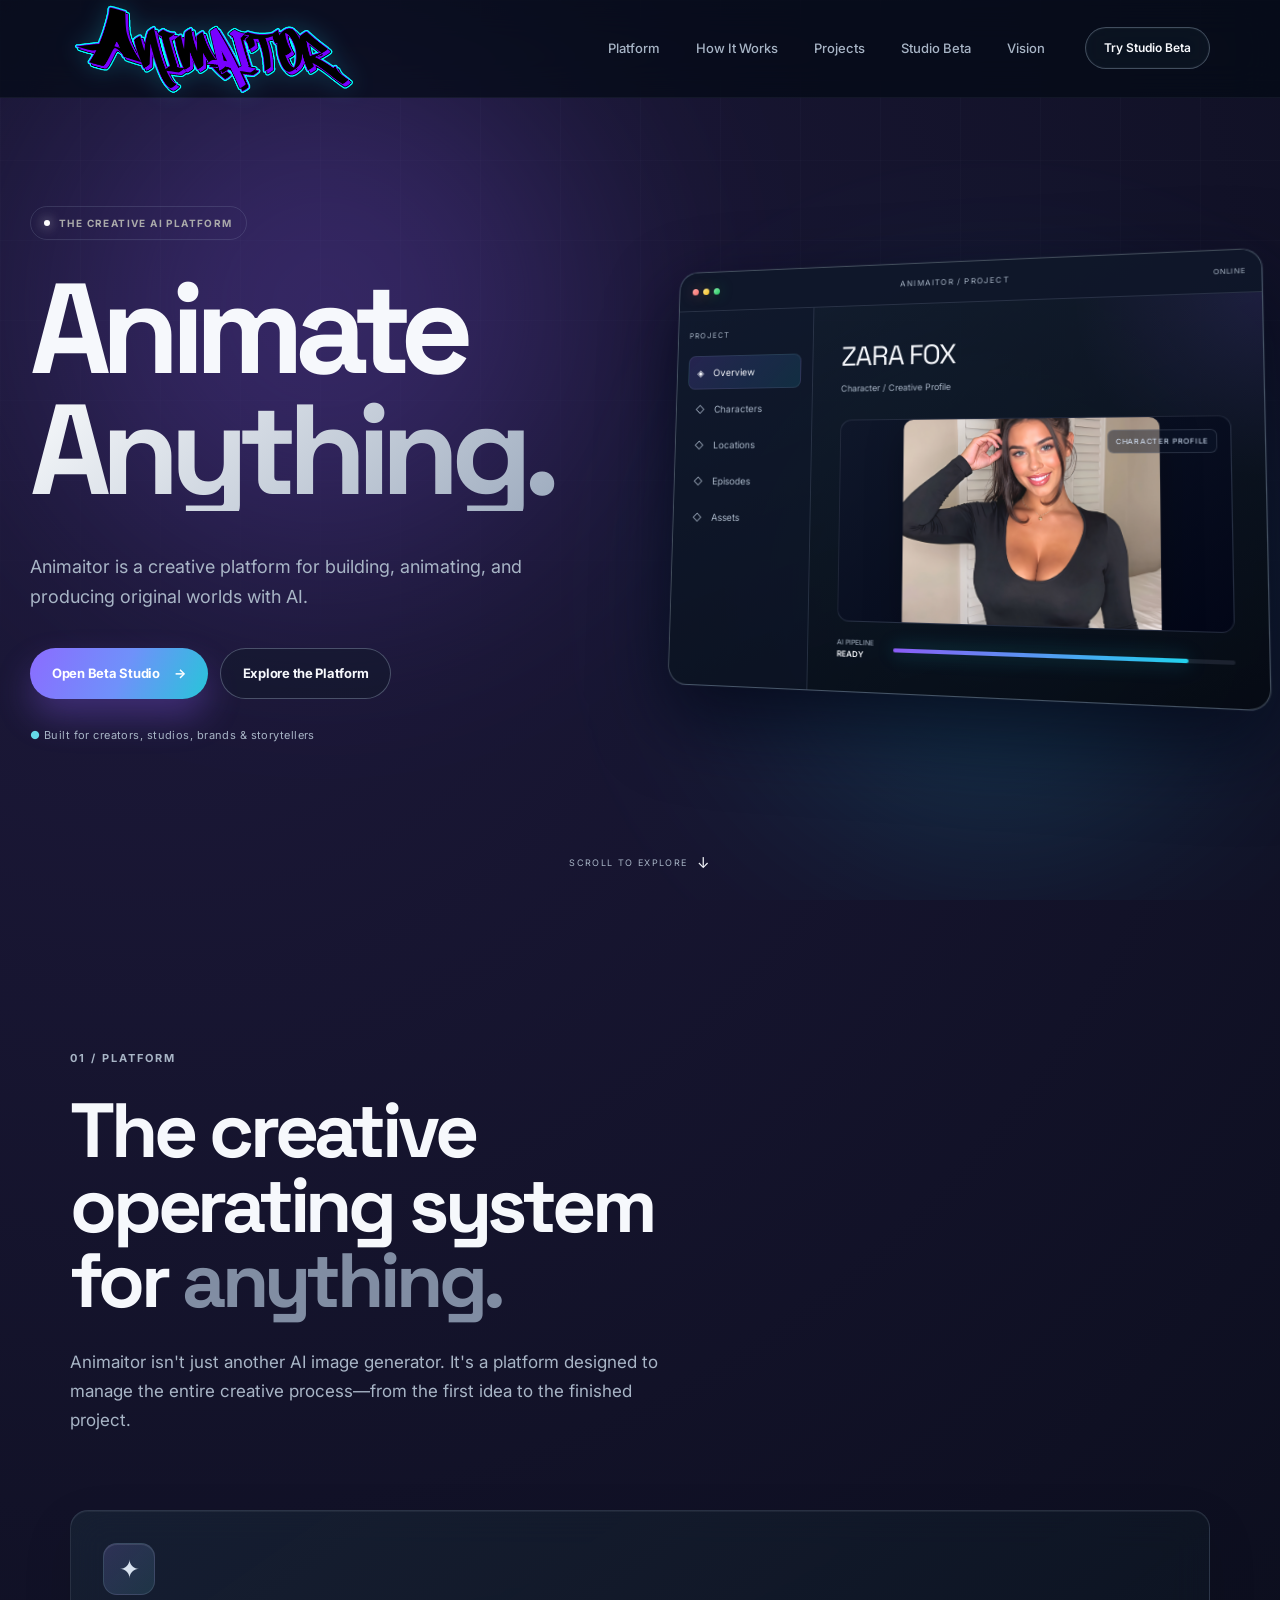
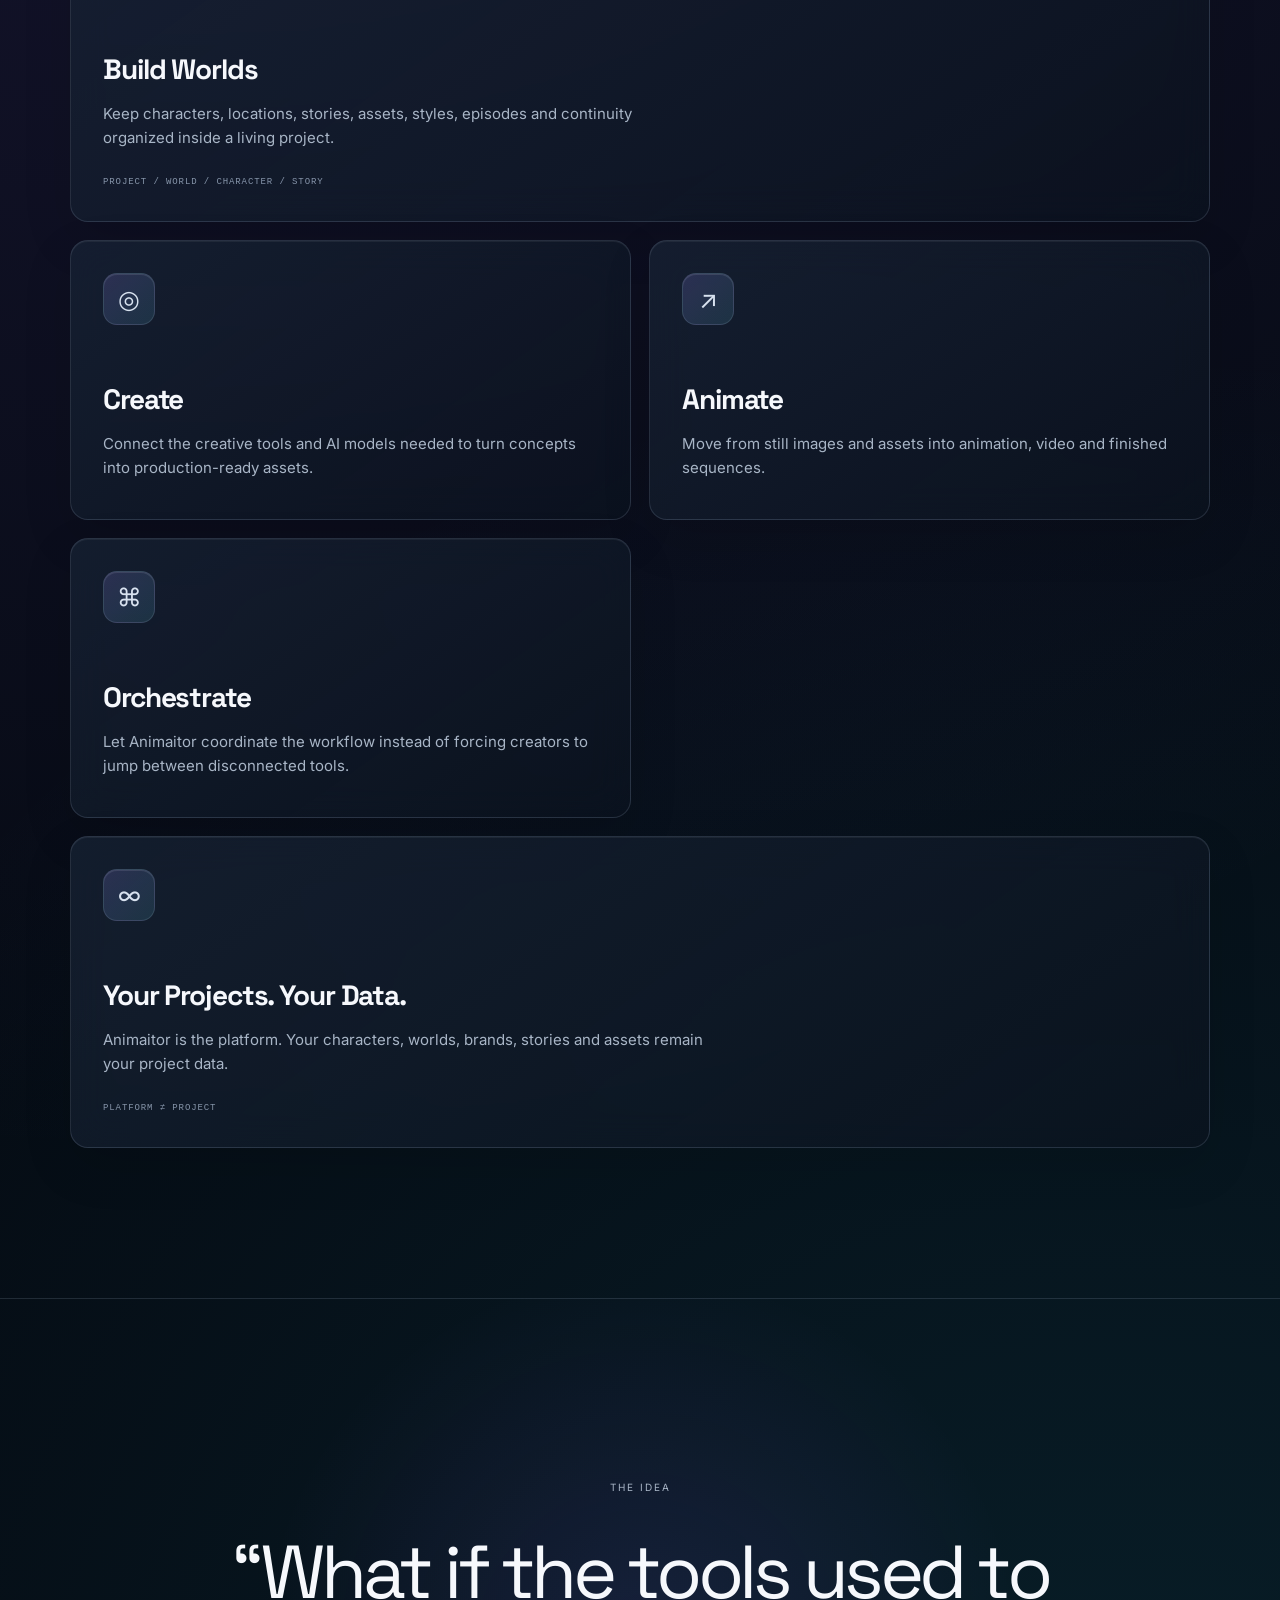
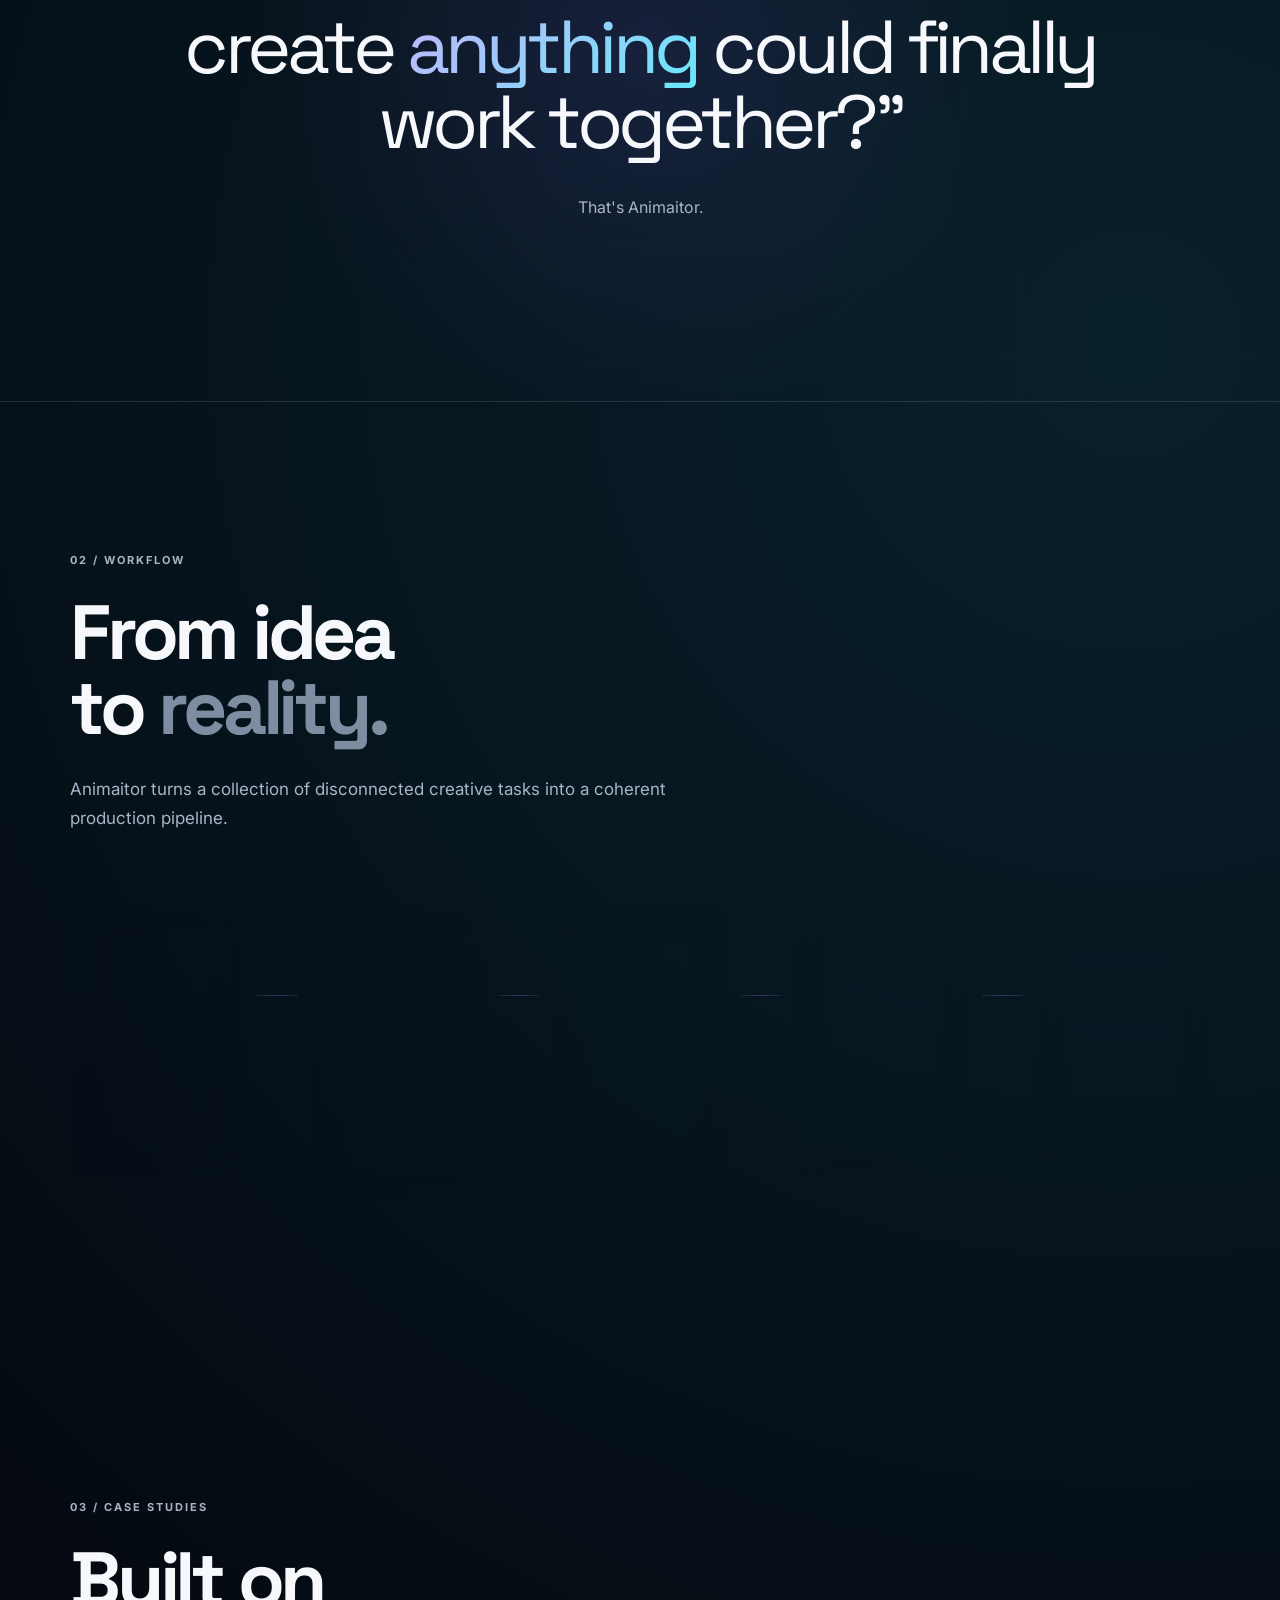
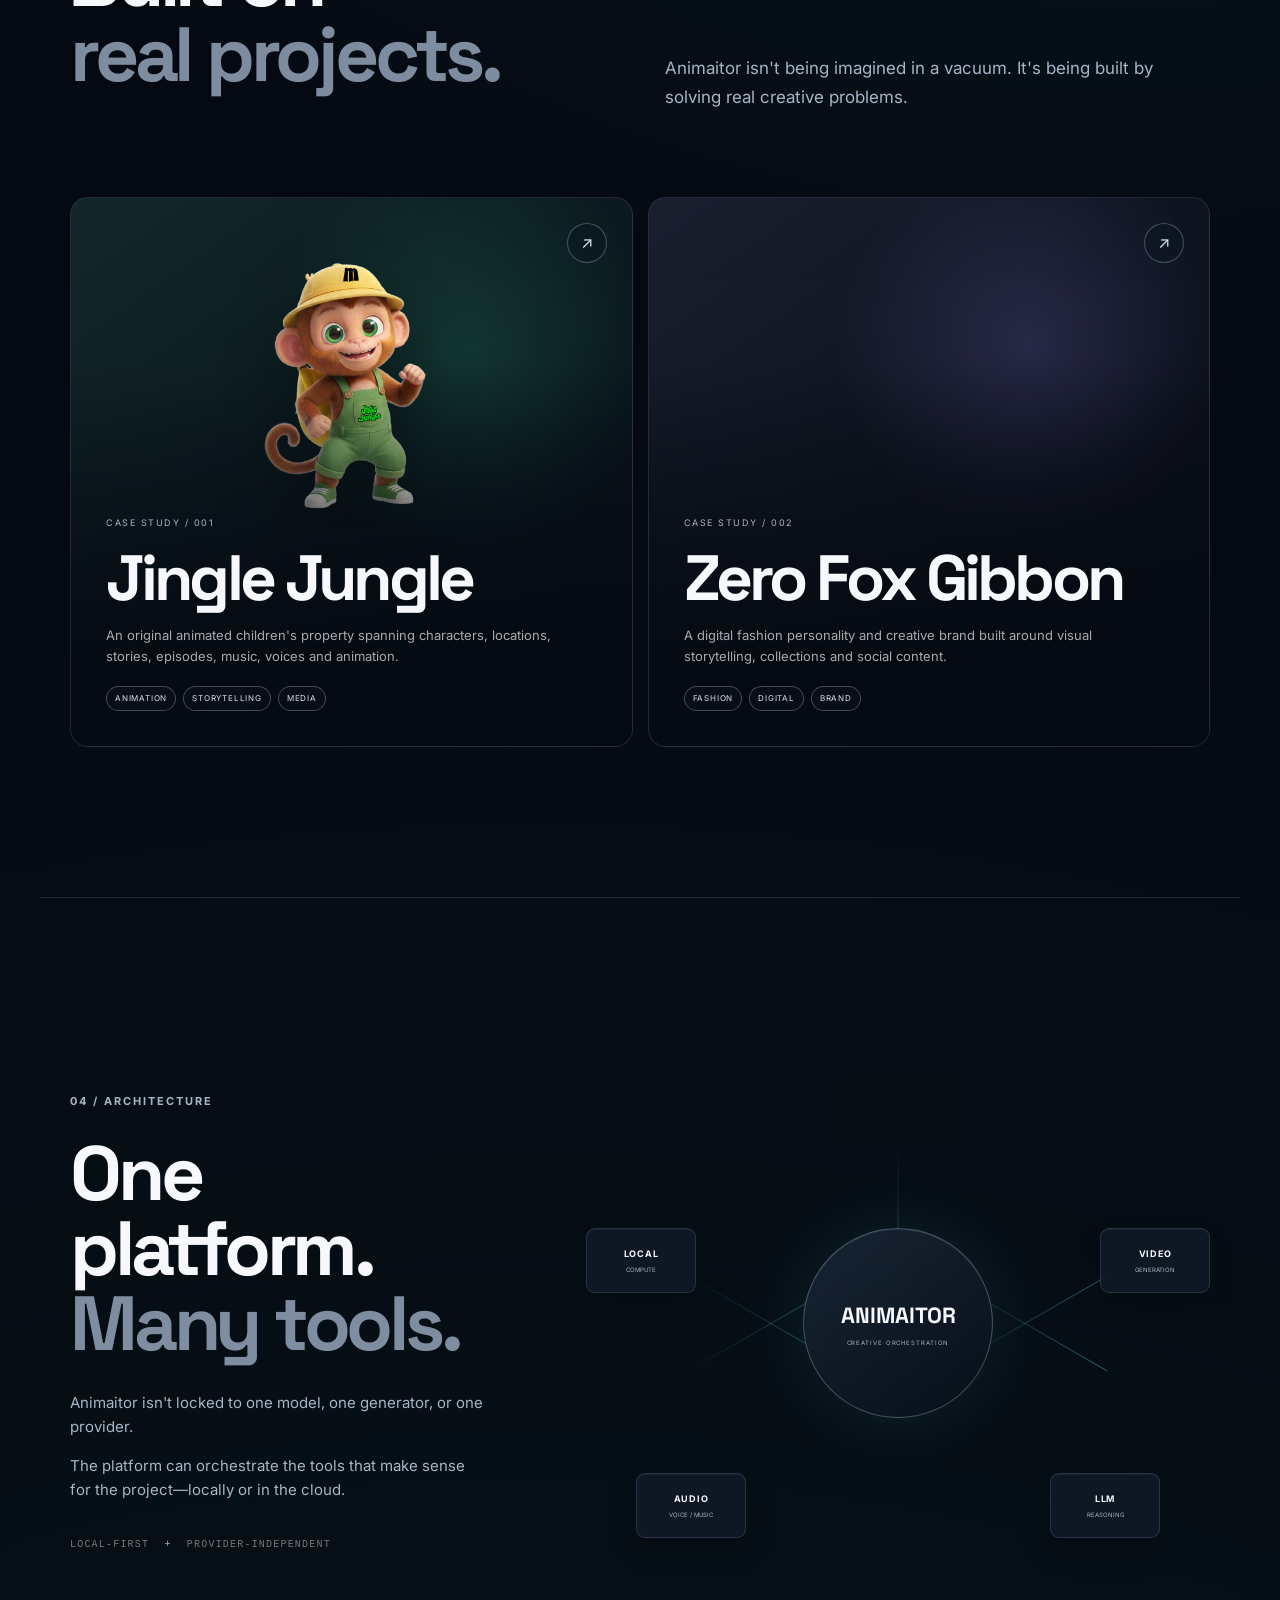
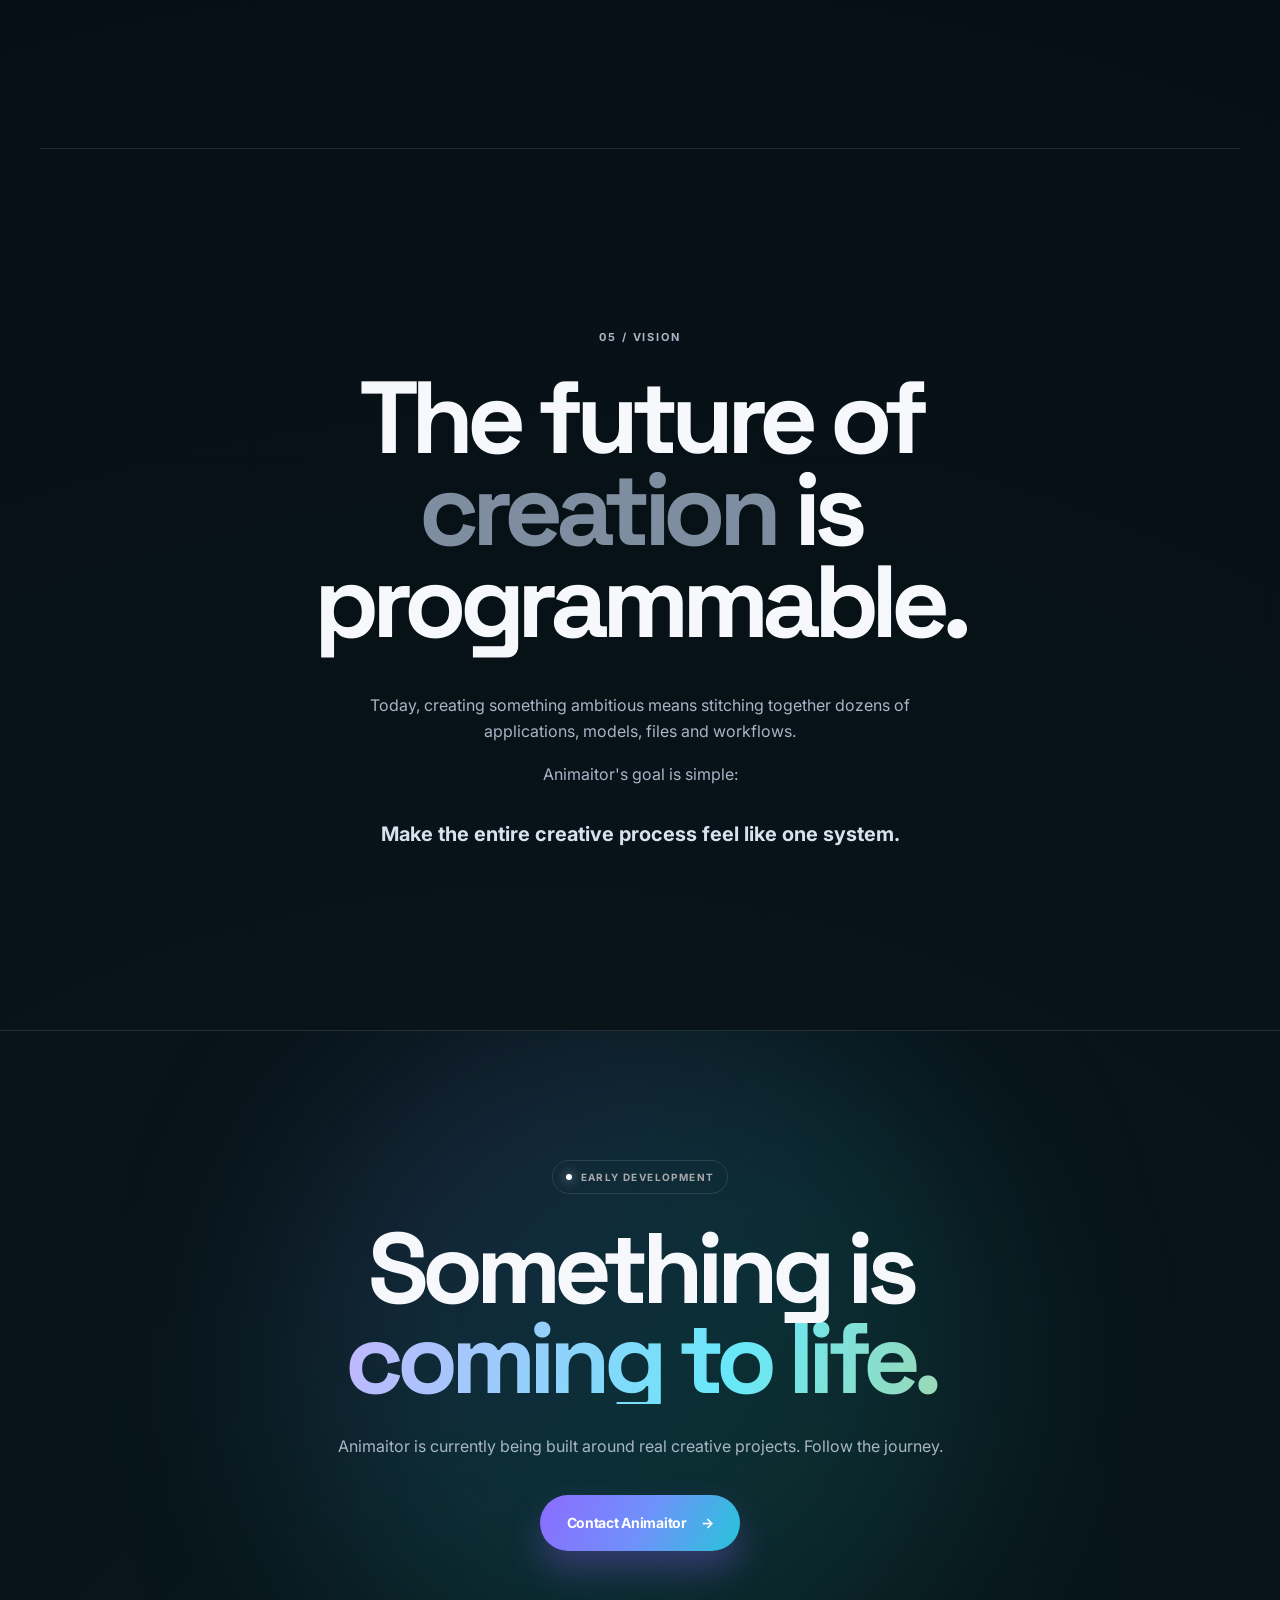
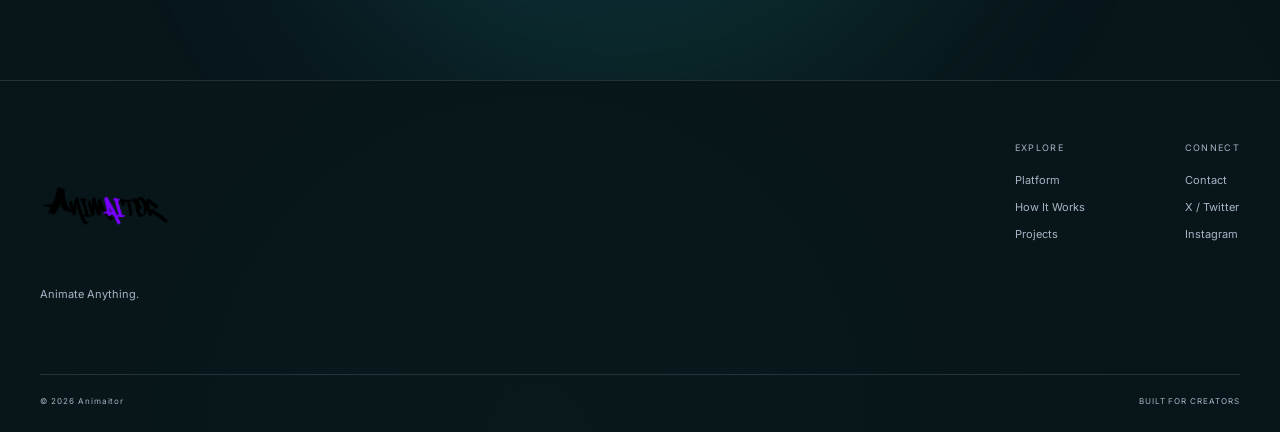
<file: index.html>
<!DOCTYPE html>
<html lang="en">
<head>
    <meta charset="UTF-8">
    <meta name="viewport" content="width=device-width, initial-scale=1.0">

    <title>Animaitor — Animate Anything.</title>

    <meta
        name="description"
        content="Animaitor is a creative AI platform for turning ideas, characters, stories, assets and media into finished animated content."
    >

    <link rel="stylesheet" href="style.css">

    <link rel="preconnect" href="https://fonts.googleapis.com">
    <link rel="preconnect" href="https://fonts.gstatic.com" crossorigin>
    <link
        href="https://fonts.googleapis.com/css2?family=Inter:wght@400;500;600;700;800&family=Space+Grotesk:wght@500;600;700&display=swap"
        rel="stylesheet"
    >
</head>

<body>

    <!-- =========================
         NAVIGATION
    ========================== -->

    <header class="site-header">

        <div class="nav-container">

            <a href="#" class="brand" aria-label="Animaitor home">
                <img src="assets/animaitor logo full.png" alt="Animaitor" class="brand-logo">
            </a>

            <nav class="desktop-nav">
                <a href="#platform">Platform</a>
                <a href="#workflow">How It Works</a>
                <a href="#projects">Projects</a>
                <a href="studio.html">Studio Beta</a>
                <a href="#vision">Vision</a>
            </nav>

            <a href="studio.html" class="nav-button">
                Try Studio Beta
            </a>

            <button
                class="mobile-menu-button"
                id="mobileMenuButton"
                aria-label="Open menu"
                aria-controls="mobileMenu"
                aria-expanded="false"
            >
                <span></span>
                <span></span>
                <span></span>
            </button>

        </div>

        <div class="mobile-menu" id="mobileMenu">
            <a href="#platform">Platform</a>
            <a href="#workflow">How It Works</a>
            <a href="#projects">Projects</a>
            <a href="studio.html">Studio Beta</a>
            <a href="#vision">Vision</a>
            <a href="#contact">Get Early Access</a>
        </div>

    </header>


    <main>

        <!-- =========================
             HERO
        ========================== -->

        <section class="hero">

            <div class="hero-grid"></div>

            <div class="hero-glow hero-glow-one"></div>
            <div class="hero-glow hero-glow-two"></div>

            <div class="hero-content">

                <div class="eyebrow">
                    <span class="status-dot"></span>
                    THE CREATIVE AI PLATFORM
                </div>

                <h1>
                    Animate
                    <span>Anything.</span>
                </h1>

                <p class="hero-subtitle">
                    Animaitor is a creative platform for building,
                    animating, and producing original worlds with AI.
                </p>

                <div class="hero-actions">

                    <a href="studio.html" class="button button-primary">
                        Open Beta Studio
                        <span>→</span>
                    </a>

                    <a href="#platform" class="button button-secondary">
                        Explore the Platform
                    </a>

                </div>

                <div class="hero-note">
                    <span>●</span>
                    Built for creators, studios, brands & storytellers
                </div>

            </div>

            <div class="hero-visual">

                <div class="visual-window">

                    <div class="window-header">

                        <div class="window-dots">
                            <i></i>
                            <i></i>
                            <i></i>
                        </div>

                        <div class="window-title">
                            ANIMAITOR / PROJECT
                        </div>

                        <div class="window-status">
                            ONLINE
                        </div>

                    </div>

                    <div class="visual-body">

                        <div class="visual-sidebar">

                            <div class="sidebar-label">
                                PROJECT
                            </div>

                            <div class="sidebar-item active">
                                <span>◈</span>
                                Overview
                            </div>

                            <div class="sidebar-item">
                                <span>◇</span>
                                Characters
                            </div>

                            <div class="sidebar-item">
                                <span>◇</span>
                                Locations
                            </div>

                            <div class="sidebar-item">
                                <span>◇</span>
                                Episodes
                            </div>

                            <div class="sidebar-item">
                                <span>◇</span>
                                Assets
                            </div>

                        </div>

                        <div class="visual-main">

                            <div class="fake-title">
                                ZARA FOX
                            </div>

                            <div class="fake-subtitle">
                                Character / Creative Profile
                            </div>

                            <div class="scene-preview">
                                <img
                                    class="scene-character"
                                    src="assets/zara-fox.jpg"
                                    alt="Zara Fox character portrait"
                                    fetchpriority="high"
                                >

                                <div class="scene-label">
                                    CHARACTER PROFILE
                                </div>

                            </div>

                            <div class="generation-bar">

                                <div>
                                    <span>AI PIPELINE</span>
                                    <strong>READY</strong>
                                </div>

                                <div class="progress">
                                    <span></span>
                                </div>

                            </div>

                        </div>

                    </div>

                </div>

            </div>

            <div class="hero-scroll">
                SCROLL TO EXPLORE
                <span>↓</span>
            </div>

        </section>


        <!-- =========================
             PLATFORM
        ========================== -->

        <section class="section platform" id="platform">

            <div class="section-header">

                <div class="section-number">
                    01 / PLATFORM
                </div>

                <h2>
                    The creative operating system
                    <br>
                    for <em>anything.</em>
                </h2>

                <p>
                    Animaitor isn't just another AI image generator.
                    It's a platform designed to manage the entire creative
                    process—from the first idea to the finished project.
                </p>

            </div>


            <div class="feature-grid">

                <article class="feature-card feature-large">

                    <div class="feature-icon">✦</div>

                    <h3>
                        Build Worlds
                    </h3>

                    <p>
                        Keep characters, locations, stories, assets,
                        styles, episodes and continuity organized inside
                        a living project.
                    </p>

                    <div class="feature-code">
                        PROJECT / WORLD / CHARACTER / STORY
                    </div>

                </article>


                <article class="feature-card">

                    <div class="feature-icon">◎</div>

                    <h3>
                        Create
                    </h3>

                    <p>
                        Connect the creative tools and AI models needed
                        to turn concepts into production-ready assets.
                    </p>

                </article>


                <article class="feature-card">

                    <div class="feature-icon">↗</div>

                    <h3>
                        Animate
                    </h3>

                    <p>
                        Move from still images and assets into animation,
                        video and finished sequences.
                    </p>

                </article>


                <article class="feature-card">

                    <div class="feature-icon">⌘</div>

                    <h3>
                        Orchestrate
                    </h3>

                    <p>
                        Let Animaitor coordinate the workflow instead of
                        forcing creators to jump between disconnected tools.
                    </p>

                </article>


                <article class="feature-card feature-large">

                    <div class="feature-icon">∞</div>

                    <h3>
                        Your Projects. Your Data.
                    </h3>

                    <p>
                        Animaitor is the platform. Your characters,
                        worlds, brands, stories and assets remain your
                        project data.
                    </p>

                    <div class="feature-code">
                        PLATFORM ≠ PROJECT
                    </div>

                </article>

            </div>

        </section>


        <!-- =========================
             MANIFESTO
        ========================== -->

        <section class="manifesto">

            <div class="manifesto-inner">

                <div class="manifesto-label">
                    THE IDEA
                </div>

                <blockquote>
                    “What if the tools used to create
                    <span>anything</span>
                    could finally work together?”
                </blockquote>

                <p>
                    That's Animaitor.
                </p>

            </div>

        </section>


        <!-- =========================
             WORKFLOW
        ========================== -->

        <section class="section workflow" id="workflow">

            <div class="section-header">

                <div class="section-number">
                    02 / WORKFLOW
                </div>

                <h2>
                    From idea
                    <br>
                    to <em>reality.</em>
                </h2>

                <p>
                    Animaitor turns a collection of disconnected creative
                    tasks into a coherent production pipeline.
                </p>

            </div>


            <div class="workflow-line">

                <div class="workflow-step">

                    <div class="step-number">
                        01
                    </div>

                    <div class="step-icon">
                        ✎
                    </div>

                    <h3>
                        Imagine
                    </h3>

                    <p>
                        Start with an idea, story, character,
                        image, script or concept.
                    </p>

                </div>


                <div class="workflow-connector"></div>


                <div class="workflow-step">

                    <div class="step-number">
                        02
                    </div>

                    <div class="step-icon">
                        ◈
                    </div>

                    <h3>
                        Build
                    </h3>

                    <p>
                        Create the project structure, assets,
                        characters and creative direction.
                    </p>

                </div>


                <div class="workflow-connector"></div>


                <div class="workflow-step">

                    <div class="step-number">
                        03
                    </div>

                    <div class="step-icon">
                        ✦
                    </div>

                    <h3>
                        Generate
                    </h3>

                    <p>
                        Connect AI models and creative tools
                        to produce the pieces.
                    </p>

                </div>


                <div class="workflow-connector"></div>


                <div class="workflow-step">

                    <div class="step-number">
                        04
                    </div>

                    <div class="step-icon">
                        ▶
                    </div>

                    <h3>
                        Animate
                    </h3>

                    <p>
                        Turn your assets into scenes,
                        sequences and finished media.
                    </p>

                </div>


                <div class="workflow-connector"></div>


                <div class="workflow-step">

                    <div class="step-number">
                        05
                    </div>

                    <div class="step-icon">
                        ↗
                    </div>

                    <h3>
                        Publish
                    </h3>

                    <p>
                        Take the finished work wherever
                        your audience lives.
                    </p>

                </div>

            </div>

        </section>


        <!-- =========================
             CASE STUDIES
        ========================== -->

        <section class="section projects" id="projects">

            <div class="section-header project-header">

                <div>

                    <div class="section-number">
                        03 / CASE STUDIES
                    </div>

                    <h2>
                        Built on
                        <br>
                        <em>real projects.</em>
                    </h2>

                </div>

                <p>
                    Animaitor isn't being imagined in a vacuum.
                    It's being built by solving real creative problems.
                </p>

            </div>


            <div class="project-grid">


                <!-- JINGLE JUNGLE -->

                <article class="project-card jungle">

                    <div class="project-background"></div>
                    <img class="project-art" src="assets/demo/momo.png" alt="Momo from Jingle Jungle" loading="lazy">

                    <div class="project-content">

                        <div class="project-meta">
                            CASE STUDY / 001
                        </div>

                        <h3>
                            Jingle Jungle
                        </h3>

                        <p>
                            An original animated children's property
                            spanning characters, locations, stories,
                            episodes, music, voices and animation.
                        </p>

                        <div class="project-tags">
                            <span>ANIMATION</span>
                            <span>STORYTELLING</span>
                            <span>MEDIA</span>
                        </div>

                    </div>

                    <div class="project-arrow">
                        ↗
                    </div>

                </article>


                <!-- ZERO FOX -->

                <article class="project-card zerofox">

                    <div class="project-background"></div>

                    <div class="project-content">

                        <div class="project-meta">
                            CASE STUDY / 002
                        </div>

                        <h3>
                            Zero Fox Gibbon
                        </h3>

                        <p>
                            A digital fashion personality and creative
                            brand built around visual storytelling,
                            collections and social content.
                        </p>

                        <div class="project-tags">
                            <span>FASHION</span>
                            <span>DIGITAL</span>
                            <span>BRAND</span>
                        </div>

                    </div>

                    <div class="project-arrow">
                        ↗
                    </div>

                </article>

            </div>

        </section>


        <!-- =========================
             ARCHITECTURE
        ========================== -->

        <section class="section architecture">

            <div class="architecture-grid">

                <div class="architecture-copy">

                    <div class="section-number">
                        04 / ARCHITECTURE
                    </div>

                    <h2>
                        One platform.
                        <br>
                        <em>Many tools.</em>
                    </h2>

                    <p>
                        Animaitor isn't locked to one model, one generator,
                        or one provider.
                    </p>

                    <p>
                        The platform can orchestrate the tools that make
                        sense for the project—locally or in the cloud.
                    </p>

                    <div class="architecture-note">
                        LOCAL-FIRST
                        <span>+</span>
                        PROVIDER-INDEPENDENT
                    </div>

                </div>


                <div class="architecture-diagram">

                    <div class="diagram-core">
                        <span>ANIMAITOR</span>
                        <small>CREATIVE ORCHESTRATION</small>
                    </div>

                    <div class="diagram-node node-one">
                        <span>IMAGE</span>
                        <small>GENERATION</small>
                    </div>

                    <div class="diagram-node node-two">
                        <span>VIDEO</span>
                        <small>GENERATION</small>
                    </div>

                    <div class="diagram-node node-three">
                        <span>LLM</span>
                        <small>REASONING</small>
                    </div>

                    <div class="diagram-node node-four">
                        <span>AUDIO</span>
                        <small>VOICE / MUSIC</small>
                    </div>

                    <div class="diagram-node node-five">
                        <span>LOCAL</span>
                        <small>COMPUTE</small>
                    </div>

                    <div class="diagram-line line-one"></div>
                    <div class="diagram-line line-two"></div>
                    <div class="diagram-line line-three"></div>
                    <div class="diagram-line line-four"></div>
                    <div class="diagram-line line-five"></div>

                </div>

            </div>

        </section>


        <!-- =========================
             VISION
        ========================== -->

        <section class="vision" id="vision">

            <div class="vision-content">

                <div class="section-number">
                    05 / VISION
                </div>

                <h2>
                    The future of
                    <br>
                    <em>creation</em> is programmable.
                </h2>

                <p>
                    Today, creating something ambitious means stitching
                    together dozens of applications, models, files and
                    workflows.
                </p>

                <p>
                    Animaitor's goal is simple:
                </p>

                <strong>
                    Make the entire creative process feel like one system.
                </strong>

            </div>

        </section>


        <!-- =========================
             CTA
        ========================== -->

        <section class="cta" id="contact">

            <div class="cta-glow"></div>

            <div class="cta-content">

                <div class="eyebrow">
                    <span class="status-dot"></span>
                    EARLY DEVELOPMENT
                </div>

                <h2>
                    Something is
                    <span>coming to life.</span>
                </h2>

                <p>
                    Animaitor is currently being built around real
                    creative projects. Follow the journey.
                </p>

                <a
                    href="mailto:hello@animaitor.xyz"
                    class="button button-primary button-large"
                >
                    Contact Animaitor
                    <span>→</span>
                </a>

            </div>

        </section>

    </main>


    <!-- =========================
         FOOTER
    ========================== -->

    <footer class="site-footer">

        <div class="footer-top">

            <div class="footer-brand">

                <img
                    src="assets/logo.png"
                    alt="Animaitor"
                >

                <p>
                    Animate Anything.
                </p>

            </div>


            <div class="footer-links">

                <div>
                    <span>EXPLORE</span>
                    <a href="#platform">Platform</a>
                    <a href="#workflow">How It Works</a>
                    <a href="#projects">Projects</a>
                </div>

                <div>
                    <span>CONNECT</span>
                    <a href="#contact">Contact</a>
                    <a href="#">X / Twitter</a>
                    <a href="#">Instagram</a>
                </div>

            </div>

        </div>


        <div class="footer-bottom">

            <span>
                © 2026 Animaitor
            </span>

            <span>
                BUILT FOR CREATORS
            </span>

        </div>

    </footer>


    <script src="script.js"></script>

</body>
</html>
</file>
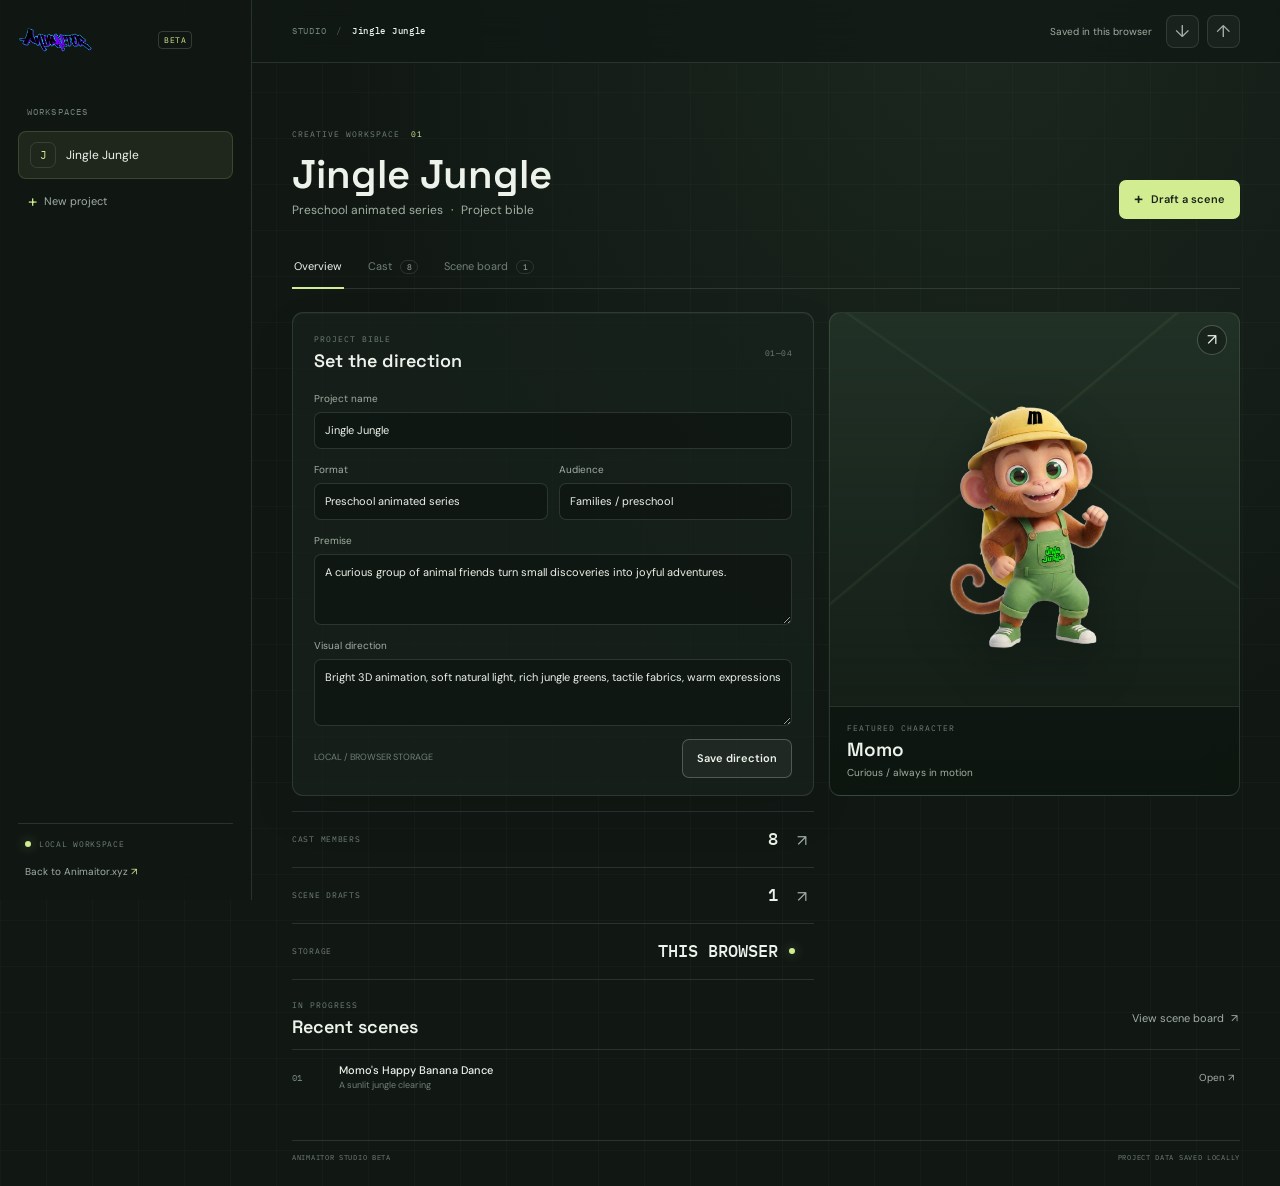
<file: studio.html>
<!DOCTYPE html>
<html lang="en">
<head>
    <meta charset="UTF-8">
    <meta name="viewport" content="width=device-width, initial-scale=1.0">
    <meta name="theme-color" content="#111815">
    <meta name="description" content="Build creative projects, shape a cast, and plan scenes in Animaitor Studio Beta.">
    <title>Studio Beta — Animaitor</title>
    <link rel="preconnect" href="https://fonts.googleapis.com">
    <link rel="preconnect" href="https://fonts.gstatic.com" crossorigin>
    <link href="https://fonts.googleapis.com/css2?family=DM+Sans:wght@400;500;600;700&family=IBM+Plex+Mono:wght@400;500;600&family=Space+Grotesk:wght@500;600;700&display=swap" rel="stylesheet">
    <link rel="stylesheet" href="studio.css">
    <script src="studio.js" defer></script>
</head>
<body>
    <div class="studio-shell">
        <aside class="sidebar" id="sidebar" aria-label="Project navigation">
            <a class="brand" href="index.html" aria-label="Animaitor home">
                <img src="assets/animaitor logo full.png" alt="Animaitor">
                <span class="beta-tag">BETA</span>
            </a>
            <div class="sidebar-section-label">WORKSPACES</div>
            <div class="project-list" id="projectList" aria-label="Projects"></div>
            <button class="text-button add-project" id="newProjectButton" type="button"><span aria-hidden="true">+</span> New project</button>
            <div class="sidebar-bottom">
                <div class="local-indicator"><span></span> LOCAL WORKSPACE</div>
                <a href="index.html">Back to Animaitor.xyz <span aria-hidden="true">↗</span></a>
            </div>
        </aside>
        <button class="sidebar-backdrop" id="sidebarBackdrop" type="button" aria-label="Close project navigation" tabindex="-1"></button>

        <div class="main-column">
            <header class="topbar">
                <button class="icon-button menu-button" id="menuButton" type="button" aria-label="Open project navigation" aria-expanded="false"><span></span><span></span></button>
                <div class="breadcrumbs"><span>STUDIO</span><b>/</b><strong id="breadcrumbProject">Jingle Jungle</strong></div>
                <div class="top-actions">
                    <span class="save-state" id="saveState" role="status">Saved in this browser</span>
                    <button class="icon-button" id="exportButton" type="button" aria-label="Export project backup" title="Export project backup">↓</button>
                    <button class="icon-button" id="importButton" type="button" aria-label="Import project backup" title="Import project backup">↑</button>
                    <input id="importFile" type="file" accept="application/json,.json" hidden>
                </div>
            </header>

            <main class="workspace">
                <section class="workspace-heading">
                    <div>
                        <div class="eyebrow"><span>CREATIVE WORKSPACE</span><i>01</i></div>
                        <h1 id="projectHeading">Jingle Jungle</h1>
                        <p id="projectSubheading">Preschool animated series <span aria-hidden="true">·</span> Project bible</p>
                    </div>
                    <button class="button button-primary" id="newSceneButton" type="button"><span aria-hidden="true">+</span> Draft a scene</button>
                </section>

                <nav class="view-tabs" aria-label="Project views" role="tablist">
                    <button class="view-tab active" type="button" role="tab" aria-selected="true" data-view="overview">Overview</button>
                    <button class="view-tab" type="button" role="tab" aria-selected="false" data-view="characters">Cast <span id="castCount">0</span></button>
                    <button class="view-tab" type="button" role="tab" aria-selected="false" data-view="scenes">Scene board <span id="sceneCount">0</span></button>
                </nav>

                <section class="view-page" id="overviewPage" data-page="overview">
                    <div class="overview-grid">
                        <section class="glass-panel project-editor">
                            <div class="panel-heading"><div><div class="micro-label">PROJECT BIBLE</div><h2>Set the direction</h2></div><span class="panel-index">01—04</span></div>
                            <form id="projectForm" class="form-stack">
                                <label>Project name<input id="projectName" name="name" maxlength="60" required></label>
                                <div class="form-row">
                                    <label>Format<input id="projectFormat" name="format" maxlength="48" placeholder="Animated series"></label>
                                    <label>Audience<input id="projectAudience" name="audience" maxlength="48" placeholder="Family / preschool"></label>
                                </div>
                                <label>Premise<textarea id="projectPremise" name="premise" rows="3" maxlength="420" placeholder="What is this project about?"></textarea></label>
                                <label>Visual direction<textarea id="projectStyle" name="style" rows="2" maxlength="280" placeholder="Materials, color, lighting, and tone"></textarea></label>
                                <div class="form-footer"><span>LOCAL / BROWSER STORAGE</span><button class="button button-dark" type="submit">Save direction</button></div>
                            </form>
                        </section>

                        <section class="sample-panel">
                            <div class="sample-art"><img src="assets/demo/momo.png" alt="Momo, the Jingle Jungle monkey character"></div>
                            <div class="sample-caption"><span class="micro-label">FEATURED CHARACTER</span><strong>Momo</strong><span>Curious / always in motion</span></div>
                            <button class="sample-arrow" type="button" data-open-view="characters" aria-label="Open cast">↗</button>
                        </section>

                        <section class="overview-stats">
                            <div class="stat-line"><span>CAST MEMBERS</span><strong id="overviewCastCount">0</strong><button type="button" data-open-view="characters" aria-label="Open cast">↗</button></div>
                            <div class="stat-line"><span>SCENE DRAFTS</span><strong id="overviewSceneCount">0</strong><button type="button" data-open-view="scenes" aria-label="Open scene board">↗</button></div>
                            <div class="stat-line"><span>STORAGE</span><strong>THIS BROWSER</strong><i class="storage-dot"></i></div>
                        </section>

                        <section class="recent-work">
                            <div class="panel-heading"><div><div class="micro-label">IN PROGRESS</div><h2>Recent scenes</h2></div><button class="text-button" type="button" data-open-view="scenes">View scene board <span aria-hidden="true">↗</span></button></div>
                            <div id="recentScenes" class="recent-list"></div>
                        </section>
                    </div>
                </section>

                <section class="view-page" id="charactersPage" data-page="characters" hidden>
                    <div class="page-heading"><div><div class="micro-label">PROJECT CAST</div><h2>Characters with a point of view.</h2></div><button class="button button-primary" id="addCharacterButton" type="button"><span aria-hidden="true">+</span> Add character</button></div>
                    <div class="character-layout">
                        <div class="character-roster" id="characterRoster" aria-label="Character roster"></div>
                        <section class="glass-panel character-editor">
                            <div class="panel-heading"><div><div class="micro-label">CHARACTER PROFILE</div><h2 id="characterEditorTitle">Select a character</h2></div><span class="panel-index">CAST</span></div>
                            <form id="characterForm" class="form-stack">
                                <label>Name<input id="characterName" name="name" maxlength="48" required></label>
                                <label>Role<input id="characterRole" name="role" maxlength="48" placeholder="Lead, sidekick, mentor"></label>
                                <label>Character notes<textarea id="characterNotes" name="notes" rows="5" maxlength="420" placeholder="Personality, silhouette, signature details"></textarea></label>
                                <div class="form-footer"><button class="text-button danger-button" id="deleteCharacterButton" type="button">Remove character</button><button class="button button-dark" type="submit">Save character</button></div>
                            </form>
                        </section>
                    </div>
                </section>

                <section class="view-page" id="scenesPage" data-page="scenes" hidden>
                    <div class="page-heading"><div><div class="micro-label">SCENE DEVELOPMENT</div><h2>Turn a moment into a shot plan.</h2></div><span class="local-chip"><i></i> Drafts stay in this browser</span></div>
                    <div class="scene-layout">
                        <section class="glass-panel scene-composer">
                            <div class="panel-heading"><div><div class="micro-label">NEW SCENE</div><h2>Scene brief</h2></div><span class="panel-index">01—05</span></div>
                            <form id="sceneForm" class="form-stack">
                                <label>Scene title<input id="sceneTitle" name="title" maxlength="80" required placeholder="The banana dance"></label>
                                <label>Setting<input id="sceneSetting" name="setting" maxlength="100" placeholder="A sunlit jungle clearing"></label>
                                <label>Who is in this scene<div class="character-picks" id="sceneCharacterPicks"></div></label>
                                <label>What happens?<textarea id="sceneAction" name="action" rows="4" maxlength="500" required placeholder="Describe the action in your own words"></textarea></label>
                                <div class="form-row">
                                    <label>Mood<input id="sceneMood" name="mood" maxlength="48" placeholder="Playful, bright"></label>
                                    <label>Frame<select id="sceneFrame" name="frame"><option>16:9 landscape</option><option>1:1 square</option><option>9:16 portrait</option></select></label>
                                </div>
                                <button class="button button-primary wide-button" type="submit">Build shot plan <span aria-hidden="true">↗</span></button>
                            </form>
                        </section>
                        <section class="scene-output" id="sceneOutput" aria-live="polite">
                            <div class="output-empty"><span class="empty-mark">A</span><div class="micro-label">SHOT PLAN</div><h3>Your next scene starts here.</h3><p>Write a scene brief to build a prompt and three shot beats.</p></div>
                        </section>
                    </div>
                    <section class="scene-library"><div class="panel-heading"><div><div class="micro-label">PROJECT SCENES</div><h2>Scene board</h2></div><span class="panel-index" id="sceneBoardCount">0 DRAFTS</span></div><div class="scene-list" id="sceneList"></div></section>
                </section>

                <footer class="workspace-footer"><span>ANIMAITOR STUDIO BETA</span><span>PROJECT DATA SAVED LOCALLY</span></footer>
            </main>
        </div>
    </div>

    <dialog class="dialog-panel" id="projectDialog">
        <form id="newProjectForm">
            <div class="dialog-heading"><div><div class="micro-label">NEW WORKSPACE</div><h2>Start a project</h2></div><button class="icon-button" type="button" data-close-dialog aria-label="Close">×</button></div>
            <label>Project name<input name="name" required maxlength="60" placeholder="A name worth remembering"></label>
            <label>Format<input name="format" maxlength="48" placeholder="Short film, series, campaign"></label>
            <label>First idea<textarea name="premise" rows="3" maxlength="420" placeholder="What are you making?"></textarea></label>
            <button class="button button-primary wide-button" type="submit">Create project</button>
        </form>
    </dialog>
    <div class="toast" id="toast" role="status" aria-live="polite"></div>
</body>
</html>
</file>
<file: style.css>
/* =========================================================
   ANIMAITOR
   Global Styles
========================================================= */

:root {
    --bg: #050a12;
    --bg-soft: #0b1421;
    --bg-elevated: rgba(16, 26, 40, 0.84);
    --surface: rgba(16, 26, 40, 0.66);
    --surface-light: rgba(22, 34, 49, 0.88);

    --text: #f6f8fc;
    --muted: #a8b5c6;
    --muted-light: #d8e2ef;

    --line: rgba(174, 193, 214, 0.16);
    --line-bright: rgba(174, 193, 214, 0.34);

    --accent: #9b8cff;
    --accent-2: #64d9e8;
    --accent-3: #9bd9b4;
    --shadow: rgba(0, 0, 0, 0.42);

    --max-width: 1200px;
    --radius: 18px;
}


* {
    margin: 0;
    padding: 0;
    box-sizing: border-box;
}


html {
    scroll-behavior: smooth;
    scroll-padding-top: 112px;
}


body {
    background:
        radial-gradient(circle at 12% 5%, rgba(139, 92, 246, 0.18), transparent 29%),
        radial-gradient(circle at 88% 42%, rgba(34, 211, 238, 0.11), transparent 32%),
        radial-gradient(circle at 42% 100%, rgba(52, 211, 153, 0.07), transparent 38%),
        var(--bg);
    color: var(--text);

    font-family: "Inter", sans-serif;
    line-height: 1.6;
    overflow-x: hidden;
}


a {
    color: inherit;
    text-decoration: none;
}


img {
    max-width: 100%;
    display: block;
}


button {
    font: inherit;
}


/* =========================================================
   HEADER
========================================================= */

.site-header {
    position: fixed;
    top: 0;
    left: 0;
    width: 100%;
    z-index: 1000;
    border-bottom: 1px solid rgba(148, 163, 184, 0.08);
    background: rgba(4, 11, 22, 0.72);
    backdrop-filter: blur(18px);
    -webkit-backdrop-filter: blur(18px);
    transition: background .3s ease, border-color .3s ease, box-shadow .3s ease;
}


.site-header.scrolled {
    border-color: var(--line);
    background: rgba(5, 10, 18, 0.9);
    box-shadow: 0 12px 36px rgba(0, 0, 0, 0.18);
}


.nav-container {
    max-width: var(--max-width);
    margin: auto;
    height: 96px;
    padding: 0 30px;
    display: flex;
    align-items: center;
    justify-content: space-between;
}


.brand {
    display: flex;
    align-items: center;
    flex: 0 0 auto;
}


.brand-logo {
    width: 285px;
    max-width: 100%;
    height: auto;
    object-fit: contain;
    display: block;
    filter: drop-shadow(0 0 12px rgba(34, 211, 238, 0.22));
}


.desktop-nav {
    display: flex;
    gap: 36px;
    margin-left: auto;
    margin-right: 40px;
}


.desktop-nav a {
    color: var(--muted);
    font-size: 13px;
    font-weight: 500;
    transition: color .25s ease;
}


.desktop-nav a:hover {
    color: var(--text);
}


.nav-button {
    border: 1px solid var(--line-bright);
    background: rgba(16, 26, 40, 0.58);
    padding: 10px 18px;
    border-radius: 999px;
    font-size: 12px;
    font-weight: 600;
    transition: .25s ease;
    box-shadow: inset 0 0 0 1px rgba(255,255,255,0.03);
    backdrop-filter: blur(14px);
    -webkit-backdrop-filter: blur(14px);
}


.nav-button:hover {
    background: linear-gradient(135deg, rgba(139,92,246,0.18), rgba(34,211,238,0.18));
    border-color: rgba(139, 92, 246, 0.5);
    transform: translateY(-1px);
    color: var(--text);
}


.mobile-menu-button {
    display: none;

    border: 0;

    background: transparent;

    width: 32px;

    cursor: pointer;
}


.mobile-menu-button span {
    display: block;

    height: 2px;

    margin: 6px 0;

    background: white;
}


.mobile-menu {
    display: flex;
    max-height: 0;
    flex-direction: column;
    gap: 0;
    overflow: hidden;
    padding: 0 20px;
    border-top: 1px solid transparent;
    opacity: 0;
    visibility: hidden;
    transition: max-height .35s ease, opacity .25s ease, padding .35s ease, visibility .35s;
}


.mobile-menu.open {
    max-height: 380px;
    gap: 18px;
    padding: 20px 20px 26px;
    border-color: var(--line);
    opacity: 1;
    visibility: visible;
}


.mobile-menu a {
    font-size: 18px;
    transition: color .2s ease, transform .2s ease;
}


.mobile-menu a:hover {
    color: var(--accent-2);
    transform: translateX(4px);
}


/* =========================================================
   COMMON
========================================================= */

.section {
    max-width: var(--max-width);

    margin: auto;

    padding: 150px 30px;
}


.section-header {
    max-width: 900px;
    margin-bottom: 75px;
}


.section-number {
    color: var(--muted);
    font-size: 11px;
    letter-spacing: .18em;
    font-weight: 700;
    margin-bottom: 25px;
}


.section-header h2,
.architecture-copy h2 {
    font-family: "Space Grotesk", sans-serif;
    font-size: clamp(45px, 6vw, 82px);
    line-height: .98;
    letter-spacing: -0.055em;
    margin-bottom: 30px;
    text-wrap: balance;
}


.section-header h2 em,
.architecture-copy h2 em,
.vision h2 em {
    font-style: normal;
    color: rgba(148, 163, 184, 0.85);
}


.section-header p {
    color: var(--muted);
    max-width: 620px;
    font-size: 17px;
    line-height: 1.7;
}


.eyebrow {
    display: inline-flex;

    align-items: center;

    gap: 9px;

    padding: 8px 13px;

    border: 1px solid var(--line);

    border-radius: 100px;

    color: #aaa;

    font-size: 10px;

    font-weight: 700;

    letter-spacing: .14em;
}


.status-dot {
    width: 6px;
    height: 6px;

    border-radius: 50%;

    background: #fff;

    box-shadow: 0 0 12px rgba(255,255,255,.8);
}


/* =========================================================
   BUTTONS
========================================================= */

.button {
    display: inline-flex;
    align-items: center;
    justify-content: center;
    gap: 14px;
    padding: 14px 22px;
    border-radius: 999px;
    font-size: 13px;
    font-weight: 700;
    letter-spacing: -0.02em;
    transition: transform .25s ease, box-shadow .25s ease, background .25s ease, border-color .25s ease;
}


.button-primary {
    background: linear-gradient(115deg, #8b6cff 0%, #6f91fa 52%, #27c5d9 100%);
    color: white;
    box-shadow: 0 18px 35px rgba(139, 92, 246, 0.32);
}


.button-primary:hover {
    transform: translateY(-2px);
    box-shadow: 0 22px 40px rgba(34, 211, 238, 0.2);
}


.button-secondary {
    border: 1px solid var(--line-bright);
    color: var(--text);
    background: rgba(16, 26, 40, 0.46);
    backdrop-filter: blur(16px);
    -webkit-backdrop-filter: blur(16px);
}


.button-secondary:hover {
    background: rgba(15, 23, 42, 0.8);
    border-color: rgba(148, 163, 184, 0.4);
}


.button-large {
    padding: 17px 27px;

    font-size: 14px;
}


/* =========================================================
   HERO
========================================================= */

.hero {
    min-height: 100vh;
    position: relative;
    display: flex;
    align-items: center;
    justify-content: center;
    overflow: hidden;
    padding: 150px 30px 100px;
}


.hero-grid {
    position: absolute;
    inset: 0;
    opacity: 0.45;
    background-image:
        linear-gradient(rgba(148, 163, 184, 0.08) 1px, transparent 1px),
        linear-gradient(90deg, rgba(148, 163, 184, 0.08) 1px, transparent 1px);
    background-size: 80px 80px;
    mask-image: linear-gradient(to bottom, black, transparent 85%);
}


.hero-glow {
    position: absolute;
    border-radius: 50%;
    filter: blur(120px);
    opacity: 0.3;
    pointer-events: none;
}


.hero-glow-one {
    width: 520px;
    height: 520px;
    top: 5%;
    left: 5%;
    background: rgba(139, 92, 246, 0.8);
}


.hero-glow-two {
    width: 440px;
    height: 440px;
    right: 5%;
    bottom: 10%;
    background: rgba(34, 211, 238, 0.75);
}


.hero-content {
    width: 50%;
    max-width: 680px;
    position: relative;
    z-index: 2;
    margin-right: 30px;
}


.hero-content h1 {
    font-family: "Space Grotesk", sans-serif;
    font-size: clamp(72px, 10vw, 150px);
    letter-spacing: -0.075em;
    line-height: 0.95;
    margin: 28px 0 18px;
    padding-bottom: 0.18em;
}


.hero-content h1 span {
    display: block;
    background: linear-gradient(135deg, #f8fafc 0%, #94a3b8 100%);
    -webkit-background-clip: text;
    background-clip: text;
    color: transparent;
}


.hero-subtitle {
    max-width: 560px;
    color: var(--muted);
    font-size: 18px;
    line-height: 1.7;
    margin-bottom: 35px;
}


.hero-actions {
    display: flex;
    gap: 12px;
    flex-wrap: wrap;
}


.hero-note {
    margin-top: 28px;
    color: var(--muted);
    font-size: 11px;
    letter-spacing: .04em;
}


.hero-note span {
    color: var(--accent-2);
}


.hero-visual {
    width: 50%;
    position: relative;
    z-index: 2;
    perspective: 1200px;
}


.visual-window {
    border: 1px solid var(--line-bright);
    border-radius: 20px;
    overflow: hidden;
    background: linear-gradient(160deg, rgba(20, 32, 49, 0.86), rgba(5, 10, 18, 0.94));
    box-shadow:
        0 30px 80px rgba(2, 6, 23, 0.8),
        0 0 0 1px rgba(148, 163, 184, 0.08);
    transform: perspective(1200px) rotateY(-7deg) rotateX(3deg);
    transition: transform .5s ease;
    backdrop-filter: blur(20px);
    -webkit-backdrop-filter: blur(20px);
}


.visual-window:hover {
    transform: perspective(1200px) rotateY(-2deg) rotateX(1deg);
}


.window-header {
    height: 42px;
    border-bottom: 1px solid var(--line);
    display: flex;
    align-items: center;
    justify-content: space-between;
    padding: 0 14px;
    background: rgba(15, 23, 42, 0.8);
}


.window-dots {
    display: flex;
    gap: 5px;
}


.window-dots i {
    width: 7px;
    height: 7px;
    border-radius: 50%;
    background: linear-gradient(135deg, #fca5a5, #f87171);
    box-shadow: 0 0 16px rgba(248, 113, 113, 0.4);
}

.window-dots i:nth-child(2) {
    background: linear-gradient(135deg, #fde68a, #fbbf24);
    box-shadow: 0 0 16px rgba(251, 191, 36, 0.4);
}

.window-dots i:nth-child(3) {
    background: linear-gradient(135deg, #86efac, #22c55e);
    box-shadow: 0 0 16px rgba(34, 197, 94, 0.4);
}


.window-title {
    color: var(--muted);
    font-size: 8px;
    letter-spacing: .15em;
}


.window-status {
    color: var(--muted);
    font-size: 7px;
    letter-spacing: .12em;
}


.visual-body {
    min-height: 390px;
    display: flex;
}


.visual-sidebar {
    width: 150px;
    border-right: 1px solid var(--line);
    padding: 20px 12px;
    background: rgba(15, 23, 42, 0.5);
}


.sidebar-label {
    color: var(--muted);
    font-size: 8px;
    letter-spacing: .15em;
    margin-bottom: 15px;
}


.sidebar-item {
    color: var(--muted);
    font-size: 10px;
    padding: 9px;
    margin-bottom: 4px;
    border-radius: 8px;
}


.sidebar-item span {
    margin-right: 7px;
}


.sidebar-item.active {
    color: var(--text);
    background: linear-gradient(135deg, rgba(139,92,246,0.18), rgba(34,211,238,0.12));
    border: 1px solid rgba(148, 163, 184, 0.14);
}


.visual-main {
    flex: 1;
    padding: 30px;
    background: radial-gradient(circle at top right, rgba(139, 92, 246, 0.12), transparent 30%);
}


.fake-title {
    font-family: "Space Grotesk", sans-serif;
    font-size: 28px;
    letter-spacing: -0.04em;
}


.fake-subtitle {
    color: var(--muted);
    font-size: 9px;
    margin-top: 4px;
}


.scene-preview {
    height: 205px;
    margin-top: 25px;
    border: 1px solid var(--line);
    border-radius: 12px;
    position: relative;
    isolation: isolate;
    overflow: hidden;
    background:
        radial-gradient(circle at 65% 40%, rgba(34, 211, 238, 0.18), transparent 20%),
        linear-gradient(145deg, rgba(15, 23, 42, 1), rgba(2, 6, 23, 1));
}


.scene-character {
    position: absolute;
    z-index: 1;
    bottom: 0;
    left: 50%;
    translate: -50% 0;
    width: 66%;
    height: 100%;
    object-fit: cover;
    object-position: center top;
    border-radius: 10px 10px 0 0;
    filter: drop-shadow(0 12px 18px rgba(0, 0, 0, 0.28));
}


.scene-label {
    position: absolute;
    z-index: 2;
    top: 12px;
    right: 12px;
    font-size: 7px;
    letter-spacing: .1em;
    color: #dbeafe;
    border: 1px solid rgba(148, 163, 184, 0.2);
    padding: 5px 7px;
    border-radius: 6px;
    background: rgba(15, 23, 42, 0.45);
}


.generation-bar {
    margin-top: 15px;
    display: flex;
    align-items: center;
    gap: 20px;
}


.generation-bar > div:first-child {
    display: flex;
    flex-direction: column;
}


.generation-bar span {
    color: var(--muted);
    font-size: 7px;
}


.generation-bar strong {
    font-size: 8px;
    font-weight: 600;
    color: var(--text);
}


.progress {
    flex: 1;
    height: 4px;
    background: rgba(148, 163, 184, 0.15);
    border-radius: 999px;
}


.progress span {
    display: block;
    width: 87%;
    height: 100%;
    background: linear-gradient(90deg, #8b5cf6, #22d3ee);
    border-radius: inherit;
    box-shadow: 0 0 18px rgba(34, 211, 238, 0.4);
}


.hero-scroll {
    position: absolute;
    bottom: 25px;
    left: 50%;
    transform: translateX(-50%);
    display: flex;
    gap: 10px;
    align-items: center;
    color: var(--muted);
    font-size: 9px;
    letter-spacing: .15em;
}


.hero-scroll span {
    color: var(--text);
    font-size: 15px;
}


/* =========================================================
   FEATURES
========================================================= */

.feature-grid {
    display: grid;
    grid-template-columns: repeat(2, 1fr);
    gap: 18px;
}


.feature-card {
    min-height: 280px;
    padding: 32px;
    background: linear-gradient(145deg, rgba(24, 36, 54, 0.72), rgba(11, 19, 31, 0.64));
    border: 1px solid var(--line);
    border-radius: var(--radius);
    box-shadow: inset 0 1px 0 rgba(255,255,255,0.055), 0 18px 50px rgba(0,0,0,0.12);
    transition: transform .3s ease, border-color .3s ease, box-shadow .3s ease, background .3s ease;
    backdrop-filter: blur(18px);
    -webkit-backdrop-filter: blur(18px);
}


.feature-card:hover {
    transform: translateY(-5px);
    border-color: rgba(100, 217, 232, 0.42);
    background: linear-gradient(145deg, rgba(30, 44, 63, 0.8), rgba(12, 22, 34, 0.7));
    box-shadow: 0 24px 55px rgba(0, 0, 0, 0.24), 0 0 32px rgba(100, 217, 232, 0.07);
}


.feature-large {
    grid-column: span 2;
}


.feature-icon {
    font-size: 25px;
    margin-bottom: 52px;
    color: var(--muted-light);
    background: linear-gradient(135deg, rgba(155,140,255,0.18), rgba(100,217,232,0.13));
    border: 1px solid var(--line);
    width: 52px;
    height: 52px;
    border-radius: 14px;
    display: inline-flex;
    align-items: center;
    justify-content: center;
    box-shadow: inset 0 1px 0 rgba(255,255,255,0.1);
    transition: transform .3s ease, color .3s ease;
}


.feature-card:hover .feature-icon {
    color: var(--accent-2);
    transform: translateY(-2px) rotate(-4deg);
}


.feature-card h3 {
    font-family: "Space Grotesk", sans-serif;
    font-size: 28px;
    letter-spacing: -0.04em;
    margin-bottom: 10px;
}


.feature-card p {
    color: var(--muted);
    max-width: 600px;
    font-size: 15px;
}


.feature-code {
    margin-top: 25px;
    color: rgba(148, 163, 184, 0.9);
    font-family: monospace;
    font-size: 9px;
    letter-spacing: .1em;
}


/* =========================================================
   MANIFESTO
========================================================= */

.manifesto {
    padding: 180px 30px;
    background: radial-gradient(circle at center, rgba(139, 92, 246, 0.12), transparent 52%);
    border-top: 1px solid var(--line);
    border-bottom: 1px solid var(--line);
}


.manifesto-inner {
    max-width: 1000px;
    margin: auto;
    text-align: center;
}


.manifesto-label {
    color: var(--muted);
    font-size: 10px;
    letter-spacing: .2em;
    margin-bottom: 40px;
}


.manifesto blockquote {
    font-family: "Space Grotesk", sans-serif;
    font-size: clamp(38px, 6vw, 75px);
    line-height: 1;
    letter-spacing: -.06em;
}


.manifesto blockquote span {
    background: linear-gradient(135deg, #c4b5fd 0%, #67e8f9 100%);
    -webkit-background-clip: text;
    background-clip: text;
    color: transparent;
}


.manifesto p {
    margin-top: 35px;
    color: var(--muted);
}


/* =========================================================
   WORKFLOW
========================================================= */

.workflow-line {
    display: flex;
    align-items: flex-start;
    justify-content: space-between;
    gap: 14px;
}


.workflow-step {
    flex: 1;
    min-width: 0;
    background: linear-gradient(145deg, rgba(24, 36, 54, 0.62), rgba(11, 19, 31, 0.52));
    border: 1px solid var(--line);
    border-radius: 18px;
    padding: 24px 18px;
    box-shadow: inset 0 1px 0 rgba(255,255,255,0.045);
    backdrop-filter: blur(16px);
    -webkit-backdrop-filter: blur(16px);
    transition: transform .28s ease, border-color .28s ease, background .28s ease;
}


.workflow-step:hover {
    transform: translateY(-4px);
    border-color: rgba(155, 140, 255, 0.38);
    background: linear-gradient(145deg, rgba(29, 40, 60, 0.76), rgba(12, 21, 34, 0.64));
}


.step-number {
    color: var(--muted);
    font-family: monospace;
    font-size: 10px;
    margin-bottom: 20px;
}


.step-icon {
    width: 55px;
    height: 55px;
    border: 1px solid var(--line-bright);
    border-radius: 16px;
    display: flex;
    align-items: center;
    justify-content: center;
    margin-bottom: 25px;
    color: var(--text);
    font-size: 20px;
    background: linear-gradient(135deg, rgba(155,140,255,0.17), rgba(100,217,232,0.12));
    transition: transform .3s ease, border-color .3s ease;
}


.workflow-step:hover .step-icon {
    border-color: rgba(100, 217, 232, 0.48);
    transform: rotate(-5deg) scale(1.04);
}


.workflow-step h3 {
    font-family: "Space Grotesk", sans-serif;
    font-size: 21px;
    margin-bottom: 10px;
}


.workflow-step p {
    color: var(--muted);
    font-size: 12px;
    max-width: 180px;
    line-height: 1.7;
}


.workflow-connector {
    height: 1px;
    background: linear-gradient(90deg, rgba(148,163,184,0.15), rgba(139,92,246,0.35), rgba(148,163,184,0.15));
    flex: .3;
    margin-top: 87px;
}


/* =========================================================
   PROJECTS
========================================================= */

.project-header {
    display: grid;

    grid-template-columns: 1fr 1fr;

    align-items: end;

    gap: 50px;

    max-width: none;
}


.project-header > p {
    margin-bottom: 10px;
}


.project-grid {
    display: grid;

    grid-template-columns: repeat(2, 1fr);

    gap: 15px;
}


.project-card {
    min-height: 550px;

    border: 1px solid var(--line);

    border-radius: var(--radius);

    overflow: hidden;

    position: relative;

    isolation: isolate;
    background: linear-gradient(145deg, rgba(18, 28, 41, 0.9), rgba(5, 10, 18, 0.96));

    transition: transform .4s ease;
}


.project-card:hover {
    transform: translateY(-7px);
}


.project-background {
    position: absolute;

    inset: 0;

    z-index: -1;
    opacity: .85;

    transition: transform .7s ease;
}


.project-card:hover .project-background {
    transform: scale(1.05);
}


.jungle .project-background {
    background:
        radial-gradient(circle at 70% 28%, rgba(52, 211, 153, 0.18), transparent 36%),
        linear-gradient(145deg, #142b2a, #081219 72%);
}


.zerofox .project-background {
    background:
        radial-gradient(circle at 68% 27%, rgba(155, 140, 255, 0.2), transparent 35%),
        linear-gradient(145deg, #1c2131, #090d18 72%);
}


.project-card::after {
    position: absolute;
    z-index: 0;
    inset: 30% 0 0;
    background: linear-gradient(180deg, transparent, rgba(5, 10, 18, 0.94) 78%);
    content: "";
    pointer-events: none;
}


.project-art {
    position: absolute;
    z-index: 0;
    top: 12px;
    left: 8%;
    width: 84%;
    height: 340px;
    object-fit: contain;
    filter: drop-shadow(0 24px 28px rgba(0, 0, 0, 0.38));
    transition: transform .65s cubic-bezier(.2, .7, .2, 1), filter .65s ease;
}


.project-card:hover .project-art {
    transform: translateY(-8px) scale(1.035);
    filter: drop-shadow(0 30px 34px rgba(0, 0, 0, 0.48));
}


.project-content {
    position: absolute;

    left: 35px;
    right: 35px;
    bottom: 35px;

    z-index: 2;
}


.project-meta {
    color: var(--muted);

    font-size: 9px;

    letter-spacing: .17em;

    margin-bottom: 15px;
}


.project-card h3 {
    font-family: "Space Grotesk", sans-serif;

    font-size: clamp(40px, 5vw, 65px);

    letter-spacing: -.06em;

    line-height: 1;

    margin-bottom: 15px;
}


.project-card p {
    color: #aaa;

    max-width: 460px;

    font-size: 13px;
}


.project-tags {
    display: flex;

    gap: 7px;

    margin-top: 20px;

    flex-wrap: wrap;
}


.project-tags span {
    border: 1px solid var(--line-bright);

    color: var(--muted-light);

    padding: 5px 8px;

    border-radius: 999px;

    background: rgba(13, 22, 34, 0.42);

    font-size: 8px;

    letter-spacing: .1em;

    backdrop-filter: blur(10px);
}


.project-arrow {
    position: absolute;

    top: 25px;
    right: 25px;

    width: 40px;
    height: 40px;

    z-index: 2;

    border: 1px solid var(--line-bright);

    border-radius: 50%;

    display: flex;

    align-items: center;

    justify-content: center;

    background: rgba(13, 22, 34, 0.46);

    color: var(--muted-light);

    backdrop-filter: blur(12px);
}


/* =========================================================
   ARCHITECTURE
========================================================= */

.architecture {
    border-top: 1px solid var(--line);

    border-bottom: 1px solid var(--line);
}


.architecture-grid {
    display: grid;

    grid-template-columns: .8fr 1.2fr;

    gap: 100px;

    align-items: center;
}


.architecture-copy p {
    color: var(--muted);

    max-width: 480px;

    margin-bottom: 15px;

    font-size: 15px;
}


.architecture-note {
    margin-top: 35px;

    font-family: monospace;

    color: #777;

    font-size: 10px;

    letter-spacing: .12em;
}


.architecture-note span {
    color: #aaa;

    padding: 0 8px;
}


.architecture-diagram {
    height: 550px;

    position: relative;

    display: flex;

    align-items: center;

    justify-content: center;
}


.diagram-core {
    width: 190px;
    height: 190px;

    border: 1px solid var(--line-bright);

    border-radius: 50%;

    display: flex;

    flex-direction: column;

    align-items: center;

    justify-content: center;

    position: relative;

    z-index: 3;

    background: linear-gradient(145deg, rgba(28, 41, 58, 0.84), rgba(8, 15, 25, 0.9));

    box-shadow:
        0 0 64px rgba(100, 217, 232, 0.1), inset 0 1px 0 rgba(255,255,255,.08);

    backdrop-filter: blur(20px);
    -webkit-backdrop-filter: blur(20px);
}


.diagram-core span {
    font-family: "Space Grotesk", sans-serif;

    font-size: 22px;

    font-weight: 700;
}


.diagram-core small {
    color: var(--muted);

    font-size: 6px;

    letter-spacing: .15em;

    margin-top: 5px;
}


.diagram-node {
    position: absolute;

    width: 110px;
    height: 65px;

    border: 1px solid var(--line);

    border-radius: 9px;

    background: rgba(18, 29, 43, 0.74);

    display: flex;

    flex-direction: column;

    align-items: center;

    justify-content: center;

    z-index: 2;

    box-shadow: inset 0 1px 0 rgba(255,255,255,.05), 0 12px 30px rgba(0,0,0,.16);

    backdrop-filter: blur(16px);
    -webkit-backdrop-filter: blur(16px);

    transition: border-color .25s ease, transform .3s ease, background .25s ease;
}


.diagram-node:hover {
    border-color: rgba(100, 217, 232, 0.48);
    background: rgba(25, 40, 56, 0.9);
    transform: translateY(-3px);
}


.diagram-node span {
    font-size: 9px;

    font-weight: 700;

    letter-spacing: .08em;
}


.diagram-node small {
    color: var(--muted);

    font-size: 6px;

    margin-top: 3px;
}


.node-one {
    top: 30px;
    left: 50%;
    transform: translateX(-50%);
}


.node-two {
    right: 0;
    top: 180px;
}


.node-three {
    right: 50px;
    bottom: 60px;
}


.node-four {
    left: 50px;
    bottom: 60px;
}


.node-five {
    left: 0;
    top: 180px;
}


.diagram-line {
    position: absolute;

    height: 1px;

    background: linear-gradient(
        90deg,
        transparent,
        rgba(100, 217, 232, .4),
        transparent
    );

    transform-origin: center;

    width: 190px;

    z-index: 1;

    background-size: 220% 100%;

    animation: diagram-flow 5s linear infinite;
}


.line-one {
    transform: rotate(90deg);

    top: 180px;
}


.line-two {
    transform: rotate(30deg);

    right: 90px;
}


.line-three {
    transform: rotate(-30deg);

    right: 90px;
}


.line-four {
    transform: rotate(30deg);

    left: 90px;
}


.line-five {
    transform: rotate(-30deg);

    left: 90px;
}


/* =========================================================
   VISION
========================================================= */

.vision {
    padding: 180px 30px;

    text-align: center;
}


.vision-content {
    max-width: 900px;

    margin: auto;
}


.vision h2 {
    font-family: "Space Grotesk", sans-serif;

    font-size: clamp(50px, 8vw, 105px);

    line-height: .9;

    letter-spacing: -.07em;

    margin-bottom: 45px;
}


.vision p {
    max-width: 600px;

    margin: 0 auto 18px;

    color: var(--muted);

    font-size: 16px;
}


.vision strong {
    display: block;

    max-width: 700px;

    margin: 30px auto 0;

    color: var(--muted-light);

    font-size: 20px;
}


/* =========================================================
   CTA
========================================================= */

.cta {
    min-height: 650px;

    display: flex;

    align-items: center;

    justify-content: center;

    text-align: center;

    position: relative;

    overflow: hidden;

    border-top: 1px solid var(--line);
}


.cta-glow {
    position: absolute;

    width: 700px;
    height: 700px;

    border-radius: 50%;

    background: linear-gradient(135deg, rgba(139,92,246,.18), rgba(34,211,238,.14), rgba(52,211,153,.1));

    filter: blur(100px);
}


.cta-content {
    position: relative;

    z-index: 2;

    max-width: 850px;

    padding: 30px;
}


.cta h2 {
    font-family: "Space Grotesk", sans-serif;

    font-size: clamp(55px, 8vw, 100px);

    letter-spacing: -.07em;

    line-height: .9;

    margin: 30px 0;
}


.cta h2 span {
    display: block;

    background: linear-gradient(110deg, #c4b5fd, #67e8f9 65%, #9bd9b4);
    -webkit-background-clip: text;
    background-clip: text;
    color: transparent;
}


.cta p {
    color: var(--muted);

    margin-bottom: 35px;
}


/* =========================================================
   FOOTER
========================================================= */

.site-footer {
    border-top: 1px solid var(--line);

    padding: 60px 30px 25px;
}


.footer-top,
.footer-bottom {
    max-width: var(--max-width);

    margin: auto;
}


.footer-top {
    display: flex;

    justify-content: space-between;

    padding-bottom: 70px;
}


.footer-brand img {
    width: 130px;

    margin-bottom: 15px;
}


.footer-brand p {
    color: var(--muted);

    font-size: 11px;
}


.footer-links {
    display: flex;

    gap: 100px;
}


.footer-links div {
    display: flex;

    flex-direction: column;

    gap: 9px;
}


.footer-links span {
    color: var(--muted);

    font-size: 9px;

    letter-spacing: .15em;

    margin-bottom: 8px;
}


.footer-links a {
    color: var(--muted);

    font-size: 11px;

    transition: color .2s;
}


.footer-links a:hover {
    color: white;
}


.footer-bottom {
    padding-top: 20px;

    border-top: 1px solid var(--line);

    display: flex;

    justify-content: space-between;

    color: var(--muted);

    font-size: 8px;

    letter-spacing: .12em;
}


/* =========================================================
   RESPONSIVE
========================================================= */

@media (max-width: 1000px) {

    .desktop-nav,
    .nav-button {
        display: none;
    }


    .mobile-menu-button {
        display: block;
    }


    .hero {
        flex-direction: column;

        align-items: stretch;

        padding-top: 150px;
    }


    .hero-content {
        width: 100%;

        margin-right: 0;

        margin-bottom: 80px;
    }


    .hero-visual {
        width: 100%;
    }


    .visual-window {
        transform: none;
    }


    .visual-window:hover {
        transform: none;
    }


    .workflow-line {
        flex-direction: column;

        gap: 30px;
    }


    .workflow-step {
        width: 100%;
    }


    .workflow-step p {
        max-width: 500px;
    }


    .workflow-connector {
        width: 1px;

        height: 30px;

        flex: none;

        margin: 0 0 0 27px;
    }


    .architecture-grid {
        grid-template-columns: 1fr;

        gap: 40px;
    }

}


@media (max-width: 700px) {

    .section {
        padding: 100px 20px;
    }


    .nav-container {
        padding: 0 20px;
    }


    .brand-logo {
        width: 260px;
        max-width: calc(100vw - 100px);
    }


    .nav-container {
        gap: 16px;
    }


    .hero {
        padding-left: 20px;
        padding-right: 20px;
    }


    .hero-content h1 {
        font-size: 72px;
    }


    .hero-subtitle {
        font-size: 16px;
    }


    .hero-actions {
        flex-direction: column;

        align-items: stretch;
    }


    .button {
        width: 100%;
    }


    .visual-sidebar {
        display: none;
    }


    .visual-main {
        padding: 20px;
    }


    .visual-body {
        min-height: 340px;
    }


    .feature-grid {
        grid-template-columns: 1fr;
    }


    .feature-large {
        grid-column: span 1;
    }


    .feature-card {
        min-height: 250px;

        padding: 25px;
    }


    .feature-icon {
        margin-bottom: 35px;
    }


    .project-header {
        grid-template-columns: 1fr;

        gap: 20px;
    }


    .project-grid {
        grid-template-columns: 1fr;
    }


    .project-card {
        min-height: 500px;
    }


    .architecture-diagram {
        height: 420px;

        transform: scale(.8);
    }


    .vision {
        padding: 120px 20px;
    }


    .cta {
        min-height: 550px;
    }


    .footer-top {
        flex-direction: column;

        gap: 50px;
    }


    .footer-links {
        gap: 60px;
    }


    .footer-bottom {
        gap: 20px;

        flex-direction: column;
    }

}


@media (max-width: 430px) {

    .hero-content h1 {
        font-size: 60px;
    }


    .section-header h2,
    .architecture-copy h2 {
        font-size: 48px;
    }


    .manifesto blockquote {
        font-size: 38px;
    }


    .architecture-diagram {
        transform: scale(.65);

        margin-left: -50px;

        margin-right: -50px;
    }
}


/* =========================================================
   REVEAL ANIMATION
========================================================= */

@keyframes brand-arrive {
    from {
        opacity: 0;
        transform: translateY(-10px) scale(.96);
    }

    to {
        opacity: 1;
        transform: translateY(0) scale(1);
    }
}


@keyframes rise-in {
    from {
        opacity: 0;
        transform: translateY(22px);
    }

    to {
        opacity: 1;
        transform: translateY(0);
    }
}


@keyframes glow-drift {
    from {
        transform: translate3d(-12px, -8px, 0) scale(.96);
    }

    to {
        transform: translate3d(18px, 14px, 0) scale(1.04);
    }
}


@keyframes diagram-flow {
    to {
        background-position: 220% 0;
    }
}


@keyframes character-idle {
    0%, 100% {
        transform: translateY(0);
    }

    50% {
        transform: translateY(-7px);
    }
}


.brand-logo {
    animation: brand-arrive .7s cubic-bezier(.2, .7, .2, 1) both;
}


.hero-content > * {
    opacity: 0;
    animation: rise-in .75s cubic-bezier(.2, .7, .2, 1) both;
}


.hero-content > *:nth-child(1) {
    animation-delay: .08s;
}


.hero-content > *:nth-child(2) {
    animation-delay: .18s;
}


.hero-content > *:nth-child(3) {
    animation-delay: .3s;
}


.hero-content > *:nth-child(4) {
    animation-delay: .42s;
}


.hero-content > *:nth-child(5) {
    animation-delay: .54s;
}


.hero-visual {
    animation: rise-in .9s .24s cubic-bezier(.2, .7, .2, 1) both;
}


.hero-glow-one {
    animation: glow-drift 18s ease-in-out infinite alternate;
}


.hero-glow-two {
    animation: glow-drift 22s -6s ease-in-out infinite alternate-reverse;
}


.scene-character {
    animation: character-idle 3.6s ease-in-out infinite;
}

.reveal {
    opacity: 0;

    transform: translateY(25px);

    transition:
        opacity .7s ease,
        transform .7s ease;
}


.reveal.visible {
    opacity: 1;

    transform: translateY(0);
}


.feature-card.reveal.visible:hover,
.workflow-step.reveal.visible:hover {
    transform: translateY(-5px);
}


.project-card.reveal.visible:hover {
    transform: translateY(-7px);
}


.feature-card:nth-of-type(2),
.workflow-step:nth-child(3),
.project-card:nth-child(2) {
    transition-delay: .1s;
}


.feature-card:nth-of-type(3),
.workflow-step:nth-child(5) {
    transition-delay: .18s;
}


.workflow-step:nth-child(7) {
    transition-delay: .26s;
}


.workflow-step:nth-child(9) {
    transition-delay: .34s;
}


@media (prefers-reduced-motion: reduce) {
    *,
    *::before,
    *::after {
        scroll-behavior: auto !important;
        animation: none !important;
        transition-duration: 0.01ms !important;
    }

    .brand-logo,
    .hero-content > *,
    .hero-visual,
    .hero-glow,
    .scene-character {
        animation: none;
        opacity: 1;
        transform: none;
    }

    .reveal {
        opacity: 1;
        transform: none;
        transition: none;
    }
}
</file>
<file: studio.css>
:root {
    color-scheme: dark;
    --ink: #edf2eb;
    --muted: #a2afa4;
    --quiet: #718076;
    --line: rgba(210, 228, 211, 0.13);
    --line-strong: rgba(210, 228, 211, 0.27);
    --glass: rgba(24, 35, 28, 0.68);
    --glass-deep: rgba(17, 26, 20, 0.9);
    --bg: #111814;
    --lime: #d2ed91;
    --mint: #84c9a7;
    --copper: #dfaa7f;
    --display: "Space Grotesk", sans-serif;
    --body: "DM Sans", sans-serif;
    --mono: "IBM Plex Mono", monospace;
}

* { box-sizing: border-box; }
html { min-width: 320px; background: var(--bg); }
body {
    min-width: 320px;
    min-height: 100vh;
    margin: 0;
    color: var(--ink);
    background-color: var(--bg);
    background-image:
        linear-gradient(rgba(199, 225, 203, 0.024) 1px, transparent 1px),
        linear-gradient(90deg, rgba(199, 225, 203, 0.024) 1px, transparent 1px),
        radial-gradient(ellipse at 76% 0%, rgba(76, 119, 85, 0.16), transparent 46%);
    background-size: 46px 46px, 46px 46px, auto;
    font-family: var(--body);
    line-height: 1.5;
}
button, input, textarea, select { font: inherit; }
button { color: inherit; }
a { color: inherit; text-decoration: none; }
[hidden] { display: none !important; }
button:focus-visible, a:focus-visible, input:focus-visible, textarea:focus-visible, select:focus-visible { outline: 2px solid var(--lime); outline-offset: 3px; }

.studio-shell { min-height: 100vh; }
.sidebar {
    position: fixed;
    z-index: 20;
    inset: 0 auto 0 0;
    display: flex;
    width: 252px;
    flex-direction: column;
    padding: 26px 18px 19px;
    border-right: 1px solid var(--line);
    background: rgba(17, 24, 20, 0.77);
    backdrop-filter: blur(25px);
    -webkit-backdrop-filter: blur(25px);
}
.brand { display: flex; width: fit-content; align-items: center; gap: 11px; }
.brand img { width: 129px; height: 27px; object-fit: contain; object-position: left center; }
.beta-tag { padding: 3px 5px; border: 1px solid rgba(210, 228, 211, 0.18); border-radius: 4px; color: var(--lime); font: 8px var(--mono); letter-spacing: 0.6px; }
.sidebar-section-label, .micro-label, .eyebrow, .breadcrumbs, .local-indicator, .workspace-footer, .panel-index, .stat-line > span { font-family: var(--mono); }
.sidebar-section-label { margin: 52px 9px 12px; color: var(--quiet); font-size: 9px; letter-spacing: 1.1px; }
.project-list { display: grid; gap: 5px; }
.project-link { display: flex; width: 100%; min-width: 0; align-items: center; gap: 10px; padding: 10px 11px; border: 1px solid transparent; border-radius: 8px; background: transparent; color: var(--muted); cursor: pointer; text-align: left; }
.project-link:hover { background: rgba(228, 241, 228, 0.045); color: var(--ink); }
.project-link.active { border-color: rgba(210, 237, 145, 0.16); background: rgba(210, 237, 145, 0.075); color: var(--ink); }
.project-glyph { display: grid; width: 26px; height: 26px; flex: 0 0 auto; place-items: center; border: 1px solid var(--line); border-radius: 7px; color: var(--lime); font: 11px var(--mono); }
.project-link-name { overflow: hidden; font-size: 12px; text-overflow: ellipsis; white-space: nowrap; }
.text-button { display: inline-flex; align-items: center; gap: 7px; padding: 5px 2px; border: 0; background: none; color: var(--muted); cursor: pointer; font-size: 11px; }
.text-button:hover { color: var(--lime); }
.add-project { margin: 9px 0 0 8px; }
.add-project > span { color: var(--lime); font-size: 17px; line-height: 1; }
.sidebar-bottom { display: grid; gap: 14px; margin-top: auto; padding: 14px 7px 2px; border-top: 1px solid var(--line); }
.sidebar-bottom > a { color: var(--muted); font-size: 10px; }
.sidebar-bottom > a span { color: var(--lime); }
.local-indicator { display: flex; align-items: center; gap: 8px; color: var(--quiet); font-size: 8px; letter-spacing: 0.7px; }
.local-indicator span, .storage-dot, .local-chip i { width: 6px; height: 6px; border-radius: 50%; background: var(--lime); box-shadow: 0 0 12px rgba(210, 237, 145, 0.42); }

.main-column { min-height: 100vh; margin-left: 252px; }
.topbar { position: sticky; top: 0; z-index: 10; display: flex; min-height: 63px; align-items: center; justify-content: space-between; gap: 16px; padding: 0 40px; border-bottom: 1px solid var(--line); background: rgba(17, 24, 20, 0.75); backdrop-filter: blur(22px); -webkit-backdrop-filter: blur(22px); }
.breadcrumbs { display: flex; align-items: center; gap: 10px; color: var(--quiet); font-size: 9px; letter-spacing: 0.7px; }
.breadcrumbs b { color: #526057; font-weight: 400; }
.breadcrumbs strong { overflow: hidden; max-width: 38vw; color: var(--ink); font-weight: 500; text-overflow: ellipsis; white-space: nowrap; }
.top-actions { display: flex; align-items: center; gap: 8px; }
.save-state { margin-right: 6px; color: var(--muted); font-size: 10px; }
.icon-button { display: inline-grid; width: 33px; height: 33px; flex: 0 0 auto; place-items: center; border: 1px solid var(--line); border-radius: 8px; background: rgba(255, 255, 255, 0.035); color: var(--muted); cursor: pointer; font: 17px var(--body); transition: border-color 160ms ease, color 160ms ease, background 160ms ease; }
.icon-button:hover { border-color: var(--line-strong); background: rgba(255,255,255,0.07); color: var(--ink); }
.menu-button { display: none; }
.menu-button span { width: 14px; height: 1px; background: currentColor; }
.sidebar-backdrop { display: none; }

.workspace { width: min(1280px, 100%); margin: 0 auto; padding: 40px 40px 22px; }
.workspace-heading { display: flex; min-height: 142px; align-items: flex-end; justify-content: space-between; gap: 24px; padding-bottom: 26px; }
.eyebrow { display: flex; align-items: center; gap: 11px; color: var(--quiet); font-size: 8px; letter-spacing: 1px; }
.eyebrow i { color: var(--lime); font-style: normal; }
.workspace-heading h1 { margin: 13px 0 5px; font: 600 40px/1.08 var(--display); letter-spacing: 0; }
.workspace-heading p { margin: 0; color: var(--muted); font-size: 12px; }
.workspace-heading p span { padding: 0 5px; color: var(--lime); }
.button { display: inline-flex; min-height: 39px; align-items: center; justify-content: center; gap: 8px; padding: 9px 14px; border: 1px solid transparent; border-radius: 7px; cursor: pointer; font-size: 11px; font-weight: 600; transition: transform 160ms ease, background 160ms ease, border-color 160ms ease; }
.button:hover { transform: translateY(-1px); }
.button-primary { border-color: rgba(210, 237, 145, 0.39); background: var(--lime); color: #1b241b; }
.button-primary:hover { background: #def4ae; }
.button-primary > span:first-child { font-size: 16px; line-height: 0.8; }
.button-dark { border-color: var(--line-strong); background: rgba(255,255,255,0.045); color: var(--ink); }
.button-dark:hover { border-color: rgba(210, 237, 145, 0.5); }
.wide-button { width: 100%; }
.view-tabs { display: flex; gap: 22px; border-bottom: 1px solid var(--line); }
.view-tab { position: relative; display: flex; min-height: 43px; align-items: center; gap: 8px; padding: 0 2px; border: 0; background: transparent; color: var(--quiet); cursor: pointer; font-size: 11px; }
.view-tab::after { position: absolute; right: 0; bottom: -1px; left: 0; height: 2px; background: transparent; content: ""; }
.view-tab.active { color: var(--ink); }
.view-tab.active::after { background: var(--lime); }
.view-tab > span { min-width: 18px; padding: 1px 5px; border: 1px solid var(--line); border-radius: 10px; color: var(--muted); font: 8px var(--mono); text-align: center; }
.view-page { padding-top: 23px; animation: arrive 220ms ease both; }
@keyframes arrive { from { opacity: 0; transform: translateY(5px); } to { opacity: 1; transform: translateY(0); } }
.glass-panel { border: 1px solid var(--line); border-radius: 11px; background: var(--glass); box-shadow: inset 0 1px 0 rgba(255,255,255,0.035), 0 18px 45px rgba(0,0,0,0.09); backdrop-filter: blur(19px); -webkit-backdrop-filter: blur(19px); }
.overview-grid { display: grid; grid-template-columns: minmax(0, 1.12fr) minmax(240px, 0.88fr); gap: 15px; align-items: stretch; }
.project-editor { padding: 20px 21px 17px; }
.panel-heading { display: flex; align-items: center; justify-content: space-between; gap: 12px; }
.micro-label { color: var(--quiet); font-size: 8px; letter-spacing: 0.95px; }
.panel-heading h2, .page-heading h2 { margin: 5px 0 0; font: 600 18px/1.25 var(--display); letter-spacing: 0; }
.panel-index { color: var(--quiet); font-size: 8px; letter-spacing: 0.5px; }
.form-stack { display: grid; gap: 13px; margin-top: 18px; }
.form-stack label, .dialog-panel label { display: grid; min-width: 0; gap: 6px; color: var(--muted); font-size: 10px; }
.form-row { display: grid; grid-template-columns: repeat(2, minmax(0, 1fr)); gap: 11px; }
input, textarea, select { width: 100%; min-width: 0; border: 1px solid rgba(210, 228, 211, 0.15); border-radius: 7px; background: rgba(6, 12, 8, 0.36); color: var(--ink); font-size: 11px; }
input, select { min-height: 37px; padding: 8px 10px; }
textarea { min-height: 67px; padding: 9px 10px; resize: vertical; line-height: 1.55; }
input::placeholder, textarea::placeholder { color: #69776c; }
input:focus, textarea:focus, select:focus { border-color: rgba(210, 237, 145, 0.56); outline: none; }
select option { background: #18221b; color: var(--ink); }
.form-footer { display: flex; min-height: 34px; align-items: center; justify-content: space-between; gap: 12px; }
.form-footer > span { color: var(--quiet); font-size: 9px; }
.sample-panel { position: relative; display: flex; min-height: 350px; flex-direction: column; justify-content: flex-end; overflow: hidden; border: 1px solid var(--line); border-radius: 11px; background: linear-gradient(180deg, rgba(69, 94, 71, 0.14), rgba(17, 26, 20, 0.95)), #1b2920; }
.sample-panel::before { position: absolute; inset: 0; background-image: linear-gradient(140deg, transparent 35%, rgba(210, 237, 145, 0.07) 35.2%, transparent 35.7%), linear-gradient(35deg, transparent 64%, rgba(132, 201, 167, 0.08) 64.2%, transparent 64.7%); content: ""; }
.sample-art { position: absolute; inset: 10px 0 75px; display: grid; place-items: center; }
.sample-art img { width: min(86%, 250px); height: 100%; object-fit: contain; filter: drop-shadow(0 18px 24px rgba(0,0,0,0.32)); }
.sample-caption { position: relative; z-index: 1; display: grid; gap: 3px; padding: 15px 17px; border-top: 1px solid rgba(230, 246, 233, 0.13); background: rgba(9,15,11,0.48); backdrop-filter: blur(14px); }
.sample-caption strong { font: 600 19px var(--display); }
.sample-caption > span:last-child { color: var(--muted); font-size: 10px; }
.sample-arrow { position: absolute; z-index: 2; top: 12px; right: 12px; display: grid; width: 30px; aspect-ratio: 1; place-items: center; border: 1px solid var(--line-strong); border-radius: 50%; background: rgba(17,24,20,0.5); color: var(--ink); cursor: pointer; }
.overview-stats { display: grid; align-content: start; border-top: 1px solid var(--line); }
.stat-line { display: grid; min-height: 56px; grid-template-columns: 1fr auto 25px; align-items: center; gap: 11px; border-bottom: 1px solid var(--line); }
.stat-line > span { color: var(--quiet); font-size: 8px; letter-spacing: 0.7px; }
.stat-line > strong { color: var(--ink); font: 500 17px var(--mono); }
.stat-line > button { width: 25px; height: 25px; border: 1px solid transparent; border-radius: 6px; background: transparent; color: var(--muted); cursor: pointer; }
.stat-line > button:hover { border-color: var(--line); color: var(--lime); }
.storage-dot { width: 6px; height: 6px; }
.recent-work { grid-column: 1 / -1; padding-top: 4px; }
.recent-work .panel-heading { margin-bottom: 11px; }
.recent-list { display: grid; }
.recent-item { display: grid; min-height: 55px; grid-template-columns: 36px minmax(0,1fr) auto; align-items: center; gap: 11px; border-top: 1px solid var(--line); }
.recent-number { color: var(--lime); font: 9px var(--mono); }
.recent-item strong { display: block; overflow: hidden; font-size: 11px; font-weight: 500; text-overflow: ellipsis; white-space: nowrap; }
.recent-item span { display: block; color: var(--quiet); font-size: 9px; }
.recent-item button { border: 0; background: transparent; color: var(--muted); cursor: pointer; font-size: 10px; }

.page-heading { display: flex; align-items: flex-end; justify-content: space-between; gap: 20px; margin: 4px 0 19px; }
.page-heading h2 { max-width: 520px; margin-top: 8px; font-size: 24px; }
.character-layout { display: grid; grid-template-columns: minmax(0,1.15fr) minmax(270px,0.85fr); gap: 15px; align-items: start; }
.character-roster { display: grid; grid-template-columns: repeat(2,minmax(0,1fr)); gap: 9px; }
.character-card { display: grid; min-height: 90px; grid-template-columns: 50px minmax(0,1fr); align-items: center; gap: 11px; padding: 10px; border: 1px solid var(--line); border-radius: 8px; background: rgba(218,237,222,0.035); cursor: pointer; text-align: left; transition: border-color 150ms ease, background 150ms ease; }
.character-card:hover { border-color: var(--line-strong); background: rgba(218,237,222,0.07); }
.character-card.active { border-color: rgba(210,237,145,0.45); background: rgba(210,237,145,0.07); }
.character-avatar { display: grid; width: 50px; aspect-ratio: 1; place-items: center; overflow: hidden; border-radius: 8px; background: #2b4031; color: var(--lime); font: 600 16px var(--display); }
.character-avatar img { width: 100%; height: 100%; object-fit: cover; }
.character-card strong { display: block; overflow: hidden; color: var(--ink); font-size: 11px; font-weight: 600; text-overflow: ellipsis; white-space: nowrap; }
.character-card small { display: block; overflow: hidden; margin-top: 3px; color: var(--muted); font-size: 9px; text-overflow: ellipsis; white-space: nowrap; }
.character-editor, .scene-composer { padding: 20px; }
.character-editor .form-stack, .scene-composer .form-stack { margin-top: 19px; }
.danger-button { color: var(--copper); }
.danger-button:hover { color: #f1c09b; }

.scene-layout { display: grid; grid-template-columns: minmax(285px,0.82fr) minmax(0,1.18fr); gap: 15px; align-items: stretch; }
.character-picks { display: flex; flex-wrap: wrap; gap: 6px; }
.pick-chip { display: inline-flex; min-height: 27px; align-items: center; gap: 6px; padding: 4px 8px; border: 1px solid var(--line); border-radius: 6px; background: rgba(255,255,255,0.025); color: var(--muted); cursor: pointer; font-size: 9px; }
.pick-chip:has(input:checked) { border-color: rgba(210,237,145,0.42); background: rgba(210,237,145,0.08); color: var(--ink); }
.pick-chip input { width: 11px; min-height: 11px; height: 11px; margin: 0; accent-color: var(--lime); }
.scene-output { min-height: 450px; border: 1px solid var(--line); border-radius: 11px; background: linear-gradient(155deg, rgba(62,87,70,0.16), rgba(17,25,20,0.88) 64%), var(--glass-deep); }
.output-empty { display: grid; min-height: 450px; align-content: center; justify-items: center; padding: 28px; text-align: center; }
.empty-mark { display: grid; width: 47px; aspect-ratio: 1; place-items: center; margin-bottom: 22px; border: 1px solid rgba(210,237,145,0.34); border-radius: 14px 14px 14px 4px; color: var(--lime); font: 700 21px var(--display); transform: rotate(-4deg); }
.output-empty h3 { margin: 9px 0; font: 500 21px var(--display); }
.output-empty p { max-width: 280px; margin: 0; color: var(--muted); font-size: 11px; }
.scene-result { padding: 22px; }
.scene-result-top { display: flex; align-items: flex-start; justify-content: space-between; gap: 15px; padding-bottom: 16px; border-bottom: 1px solid var(--line); }
.scene-result h3 { margin: 6px 0 0; font: 600 21px var(--display); }
.scene-result-top > span { color: var(--quiet); font: 8px var(--mono); text-align: right; }
.prompt-block { margin-top: 16px; padding: 12px 13px; border: 1px solid rgba(210,237,145,0.13); border-radius: 7px; background: rgba(210,237,145,0.04); }
.prompt-block p { margin: 7px 0 0; color: #d9e4da; font-size: 11px; line-height: 1.65; }
.beat-list { display: grid; margin: 16px 0; }
.beat-row { display: grid; grid-template-columns: 32px minmax(0,1fr); gap: 9px; padding: 10px 0; border-top: 1px solid var(--line); }
.beat-row > span { color: var(--lime); font: 9px var(--mono); }
.beat-row strong { display: block; margin-bottom: 3px; color: var(--ink); font: 500 9px var(--mono); }
.beat-row p { margin: 0; color: var(--muted); font-size: 10px; line-height: 1.55; }
.result-actions { display: flex; flex-wrap: wrap; gap: 8px; }
.scene-library { margin-top: 25px; }
.scene-library .panel-heading { margin-bottom: 9px; }
.scene-list { display: grid; }
.scene-list-row { display: grid; min-height: 56px; grid-template-columns: 33px minmax(0,1fr) auto; align-items: center; gap: 10px; border-top: 1px solid var(--line); }
.scene-list-row > span:first-child { color: var(--lime); font: 9px var(--mono); }
.scene-list-row strong { display: block; overflow: hidden; font-size: 11px; font-weight: 500; text-overflow: ellipsis; white-space: nowrap; }
.scene-list-row small { color: var(--quiet); font-size: 9px; }
.scene-list-row button { min-width: 57px; padding: 5px 8px; border: 1px solid var(--line); border-radius: 5px; background: transparent; color: var(--muted); cursor: pointer; font-size: 9px; }
.scene-list-row button:hover { border-color: var(--line-strong); color: var(--lime); }
.local-chip { display: inline-flex; align-items: center; gap: 8px; color: var(--muted); font-size: 9px; }
.local-chip i { display: inline-block; }
.empty-row { padding: 14px 0; border-top: 1px solid var(--line); color: var(--quiet); font-size: 10px; }
.workspace-footer { display: flex; justify-content: space-between; gap: 14px; margin-top: 36px; padding-top: 12px; border-top: 1px solid var(--line); color: var(--quiet); font-size: 7px; letter-spacing: 0.7px; }
.dialog-panel { width: min(430px, calc(100% - 28px)); padding: 22px; border: 1px solid var(--line-strong); border-radius: 12px; background: rgba(20,29,24,0.96); color: var(--ink); box-shadow: 0 25px 90px rgba(0,0,0,0.55); backdrop-filter: blur(24px); }
.dialog-panel::backdrop { background: rgba(4,8,5,0.68); backdrop-filter: blur(5px); }
.dialog-panel form { display: grid; gap: 15px; }
.dialog-heading { display: flex; align-items: flex-start; justify-content: space-between; gap: 15px; margin-bottom: 3px; }
.dialog-heading h2 { margin: 6px 0 0; font: 600 22px var(--display); }
.toast { position: fixed; right: 22px; bottom: 20px; z-index: 40; max-width: min(380px,calc(100% - 30px)); padding: 10px 14px; border: 1px solid var(--line-strong); border-radius: 7px; background: rgba(22,32,27,0.96); color: var(--ink); font-size: 11px; opacity: 0; pointer-events: none; transform: translateY(7px); transition: opacity 180ms ease, transform 180ms ease; }
.toast.visible { opacity: 1; transform: translateY(0); }

@media (max-width: 1050px) {
    .sidebar { width: 220px; }
    .main-column { margin-left: 220px; }
    .topbar { padding: 0 25px; }
    .workspace { padding-right: 25px; padding-left: 25px; }
    .character-layout { grid-template-columns: minmax(0,1fr); }
}

@media (max-width: 760px) {
    .sidebar { width: min(288px,calc(100vw - 52px)); transform: translateX(-105%); transition: transform 200ms ease; box-shadow: 20px 0 55px rgba(0,0,0,0.32); }
    body.sidebar-open .sidebar { transform: translateX(0); }
    body.sidebar-open .sidebar-backdrop { position: fixed; inset: 0 0 0 min(288px,calc(100vw - 52px)); z-index: 15; display: block; border: 0; background: rgba(0,0,0,0.48); cursor: pointer; }
    .main-column { margin-left: 0; }
    .topbar { min-height: 57px; padding: 0 15px; }
    .menu-button { display: inline-flex; flex-direction: column; align-items: center; justify-content: center; gap: 4px; }
    .breadcrumbs { margin-right: auto; font-size: 8px; }
    .save-state { max-width: 82px; overflow: hidden; font-size: 8px; text-overflow: ellipsis; white-space: nowrap; }
    .top-actions { gap: 5px; }
    .icon-button { width: 30px; height: 30px; }
    .workspace { padding: 25px 15px 19px; }
    .workspace-heading { min-height: 126px; align-items: flex-start; flex-direction: column; justify-content: flex-end; gap: 15px; padding-bottom: 19px; }
    .workspace-heading h1 { font-size: 33px; }
    .view-tabs { gap: 17px; }
    .overview-grid { grid-template-columns: minmax(0,1fr); }
    .sample-panel { min-height: 285px; grid-row: 1; }
    .overview-stats { grid-row: 2; }
    .project-editor { grid-row: 3; }
    .recent-work { grid-column: auto; grid-row: 4; }
    .page-heading { align-items: flex-start; flex-direction: column; }
    .page-heading h2 { font-size: 22px; }
    .character-roster { grid-template-columns: repeat(2,minmax(0,1fr)); }
    .scene-layout { grid-template-columns: minmax(0,1fr); }
    .scene-output, .output-empty { min-height: 350px; }
    .workspace-footer { margin-top: 28px; }
}

@media (max-width: 430px) {
    .topbar { padding: 0 10px; }
    .workspace { padding-right: 12px; padding-left: 12px; }
    .breadcrumbs { gap: 6px; }
    .breadcrumbs strong { max-width: 28vw; }
    .save-state { max-width: 62px; margin-right: 1px; }
    .character-roster { grid-template-columns: minmax(0,1fr); }
    .form-row { grid-template-columns: minmax(0,1fr); }
    .project-editor, .character-editor, .scene-composer, .scene-result { padding: 15px; }
    .workspace-footer span:last-child { text-align: right; }
}

@media (prefers-reduced-motion: reduce) {
    *, *::before, *::after { scroll-behavior: auto !important; animation-duration: 0.01ms !important; transition-duration: 0.01ms !important; }
}
</file>
